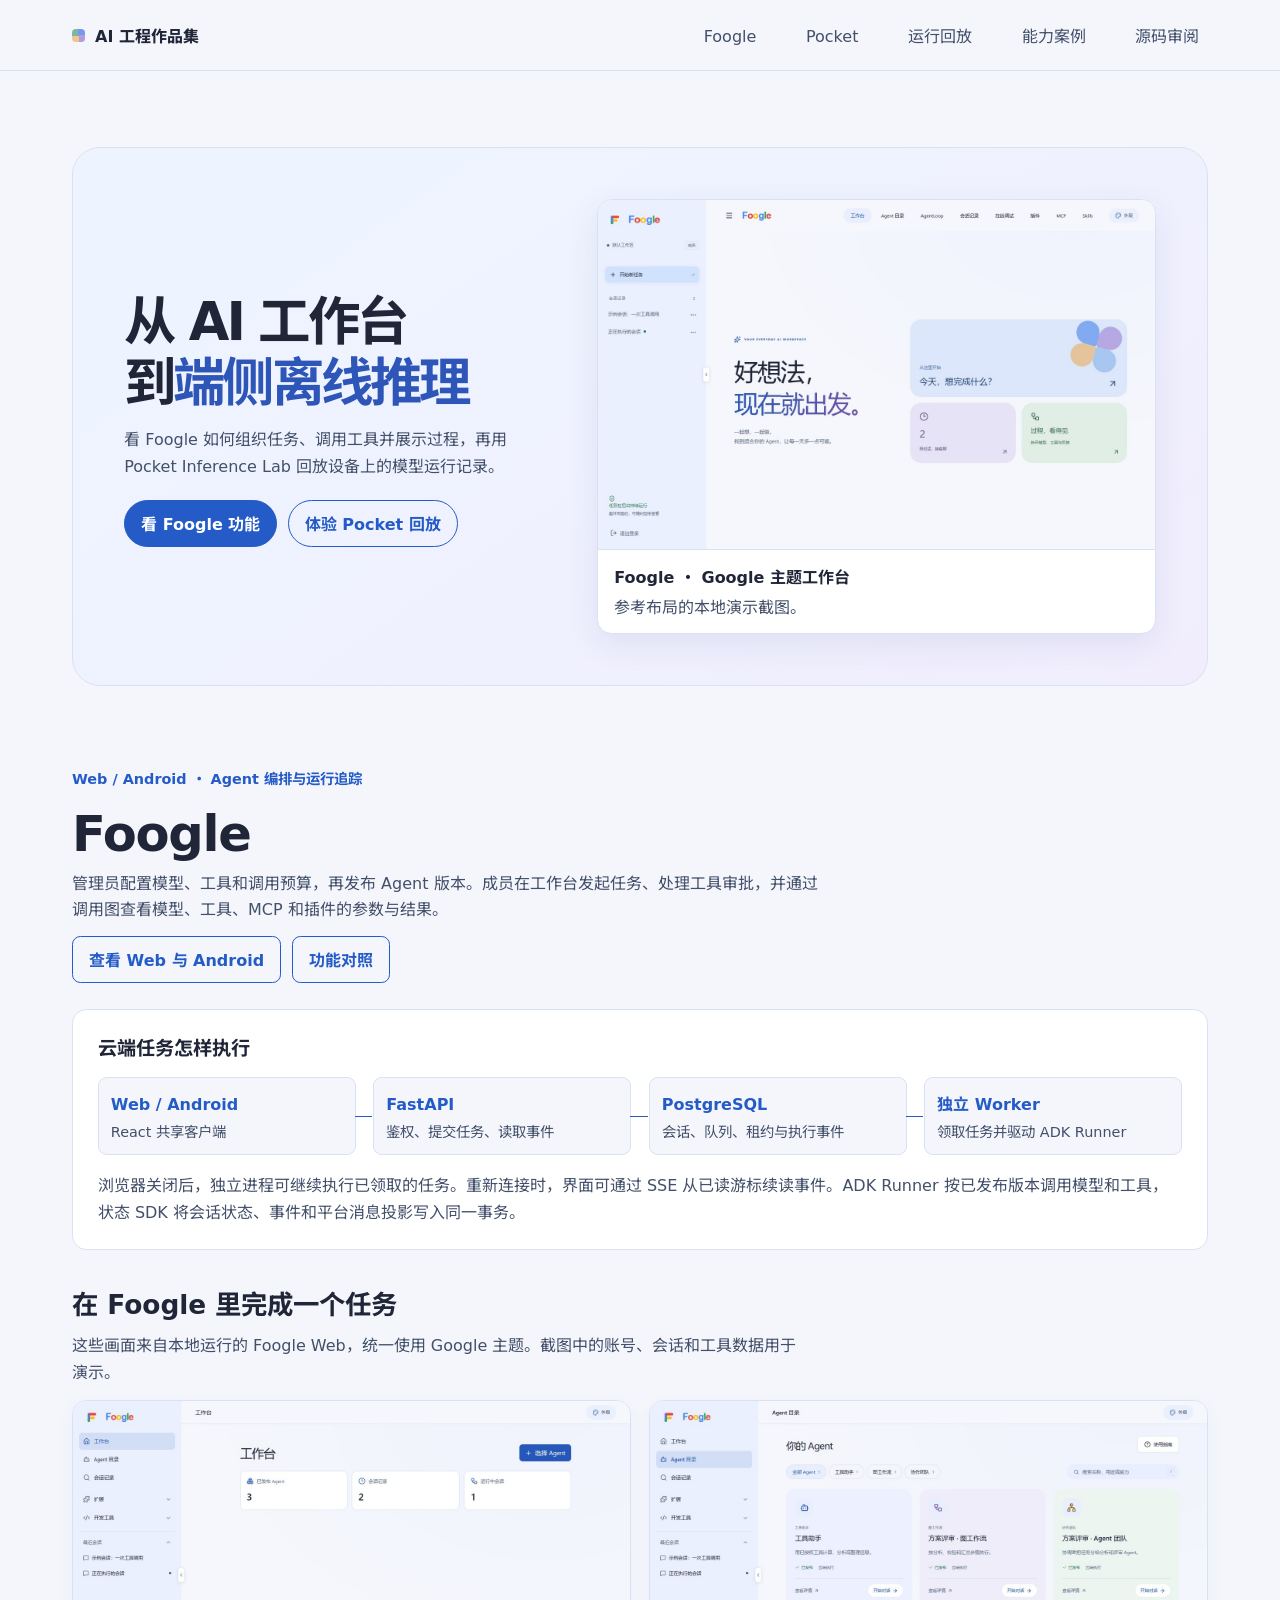
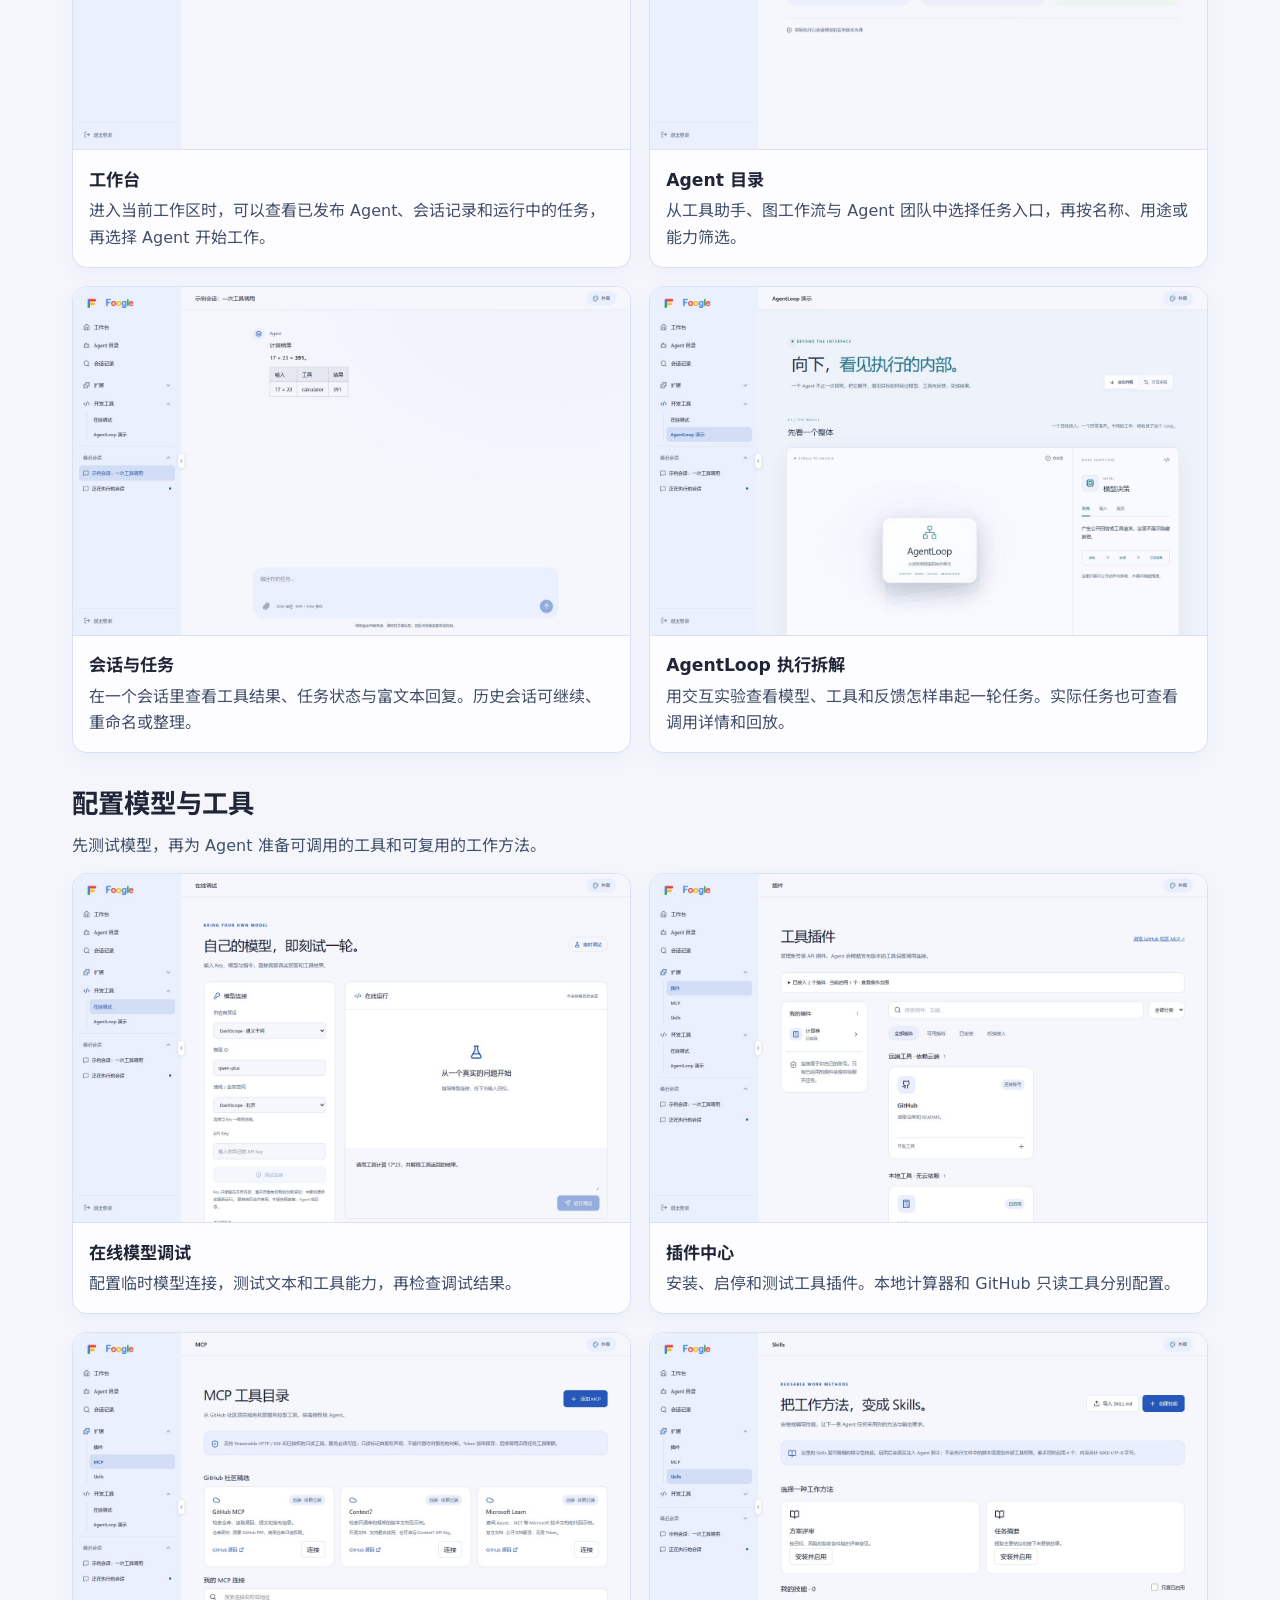
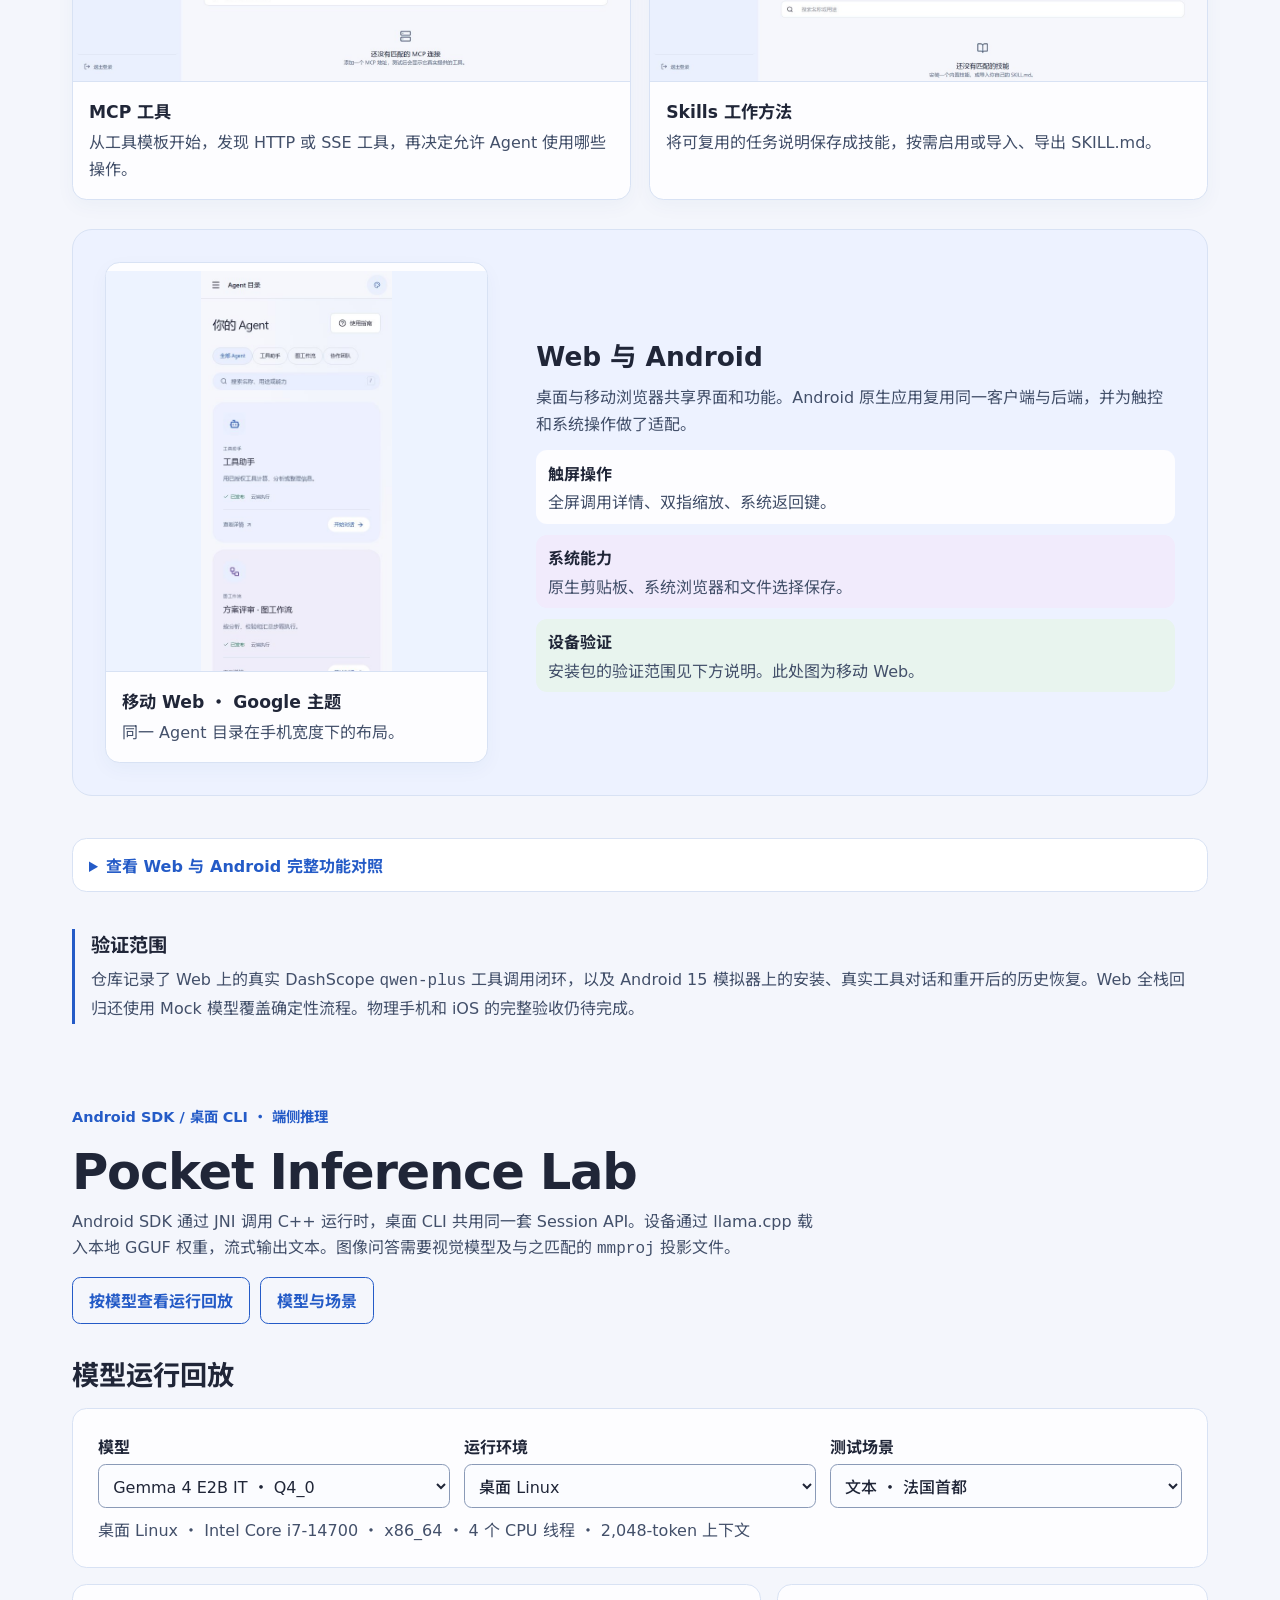
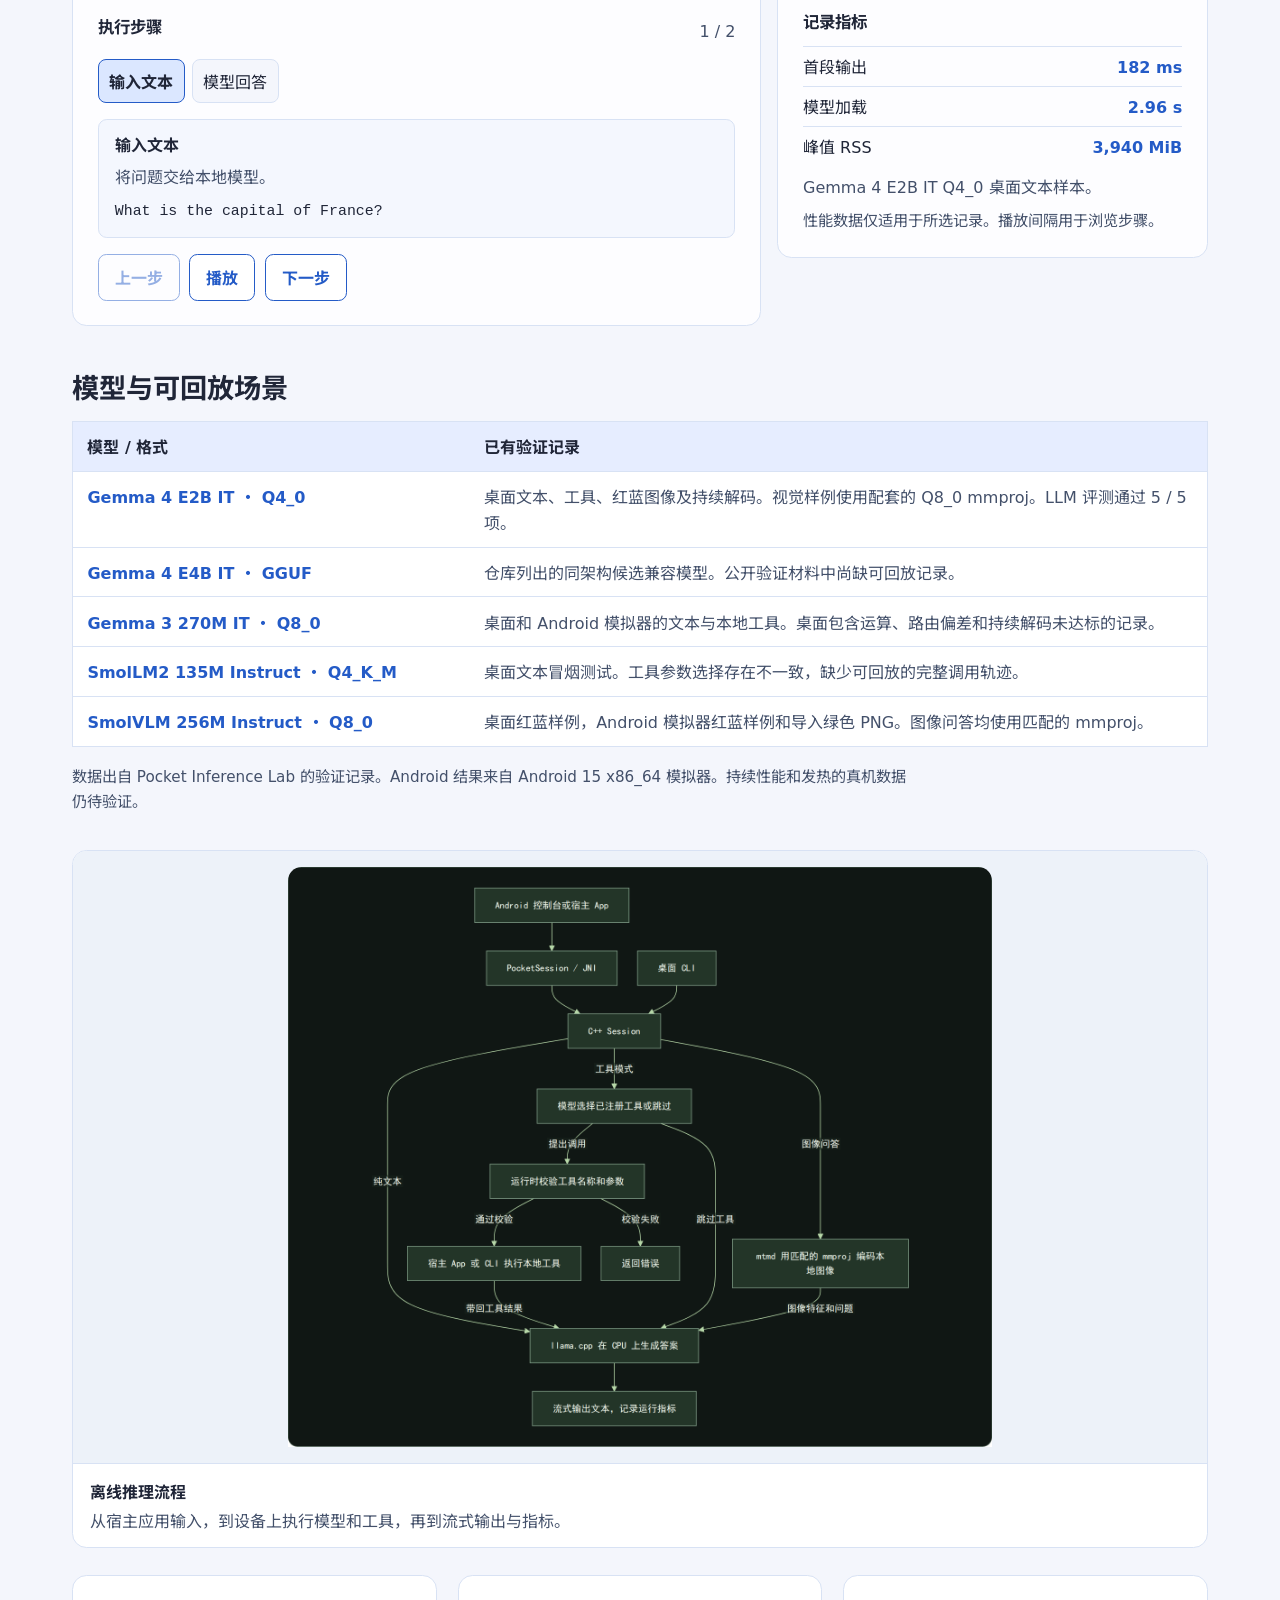
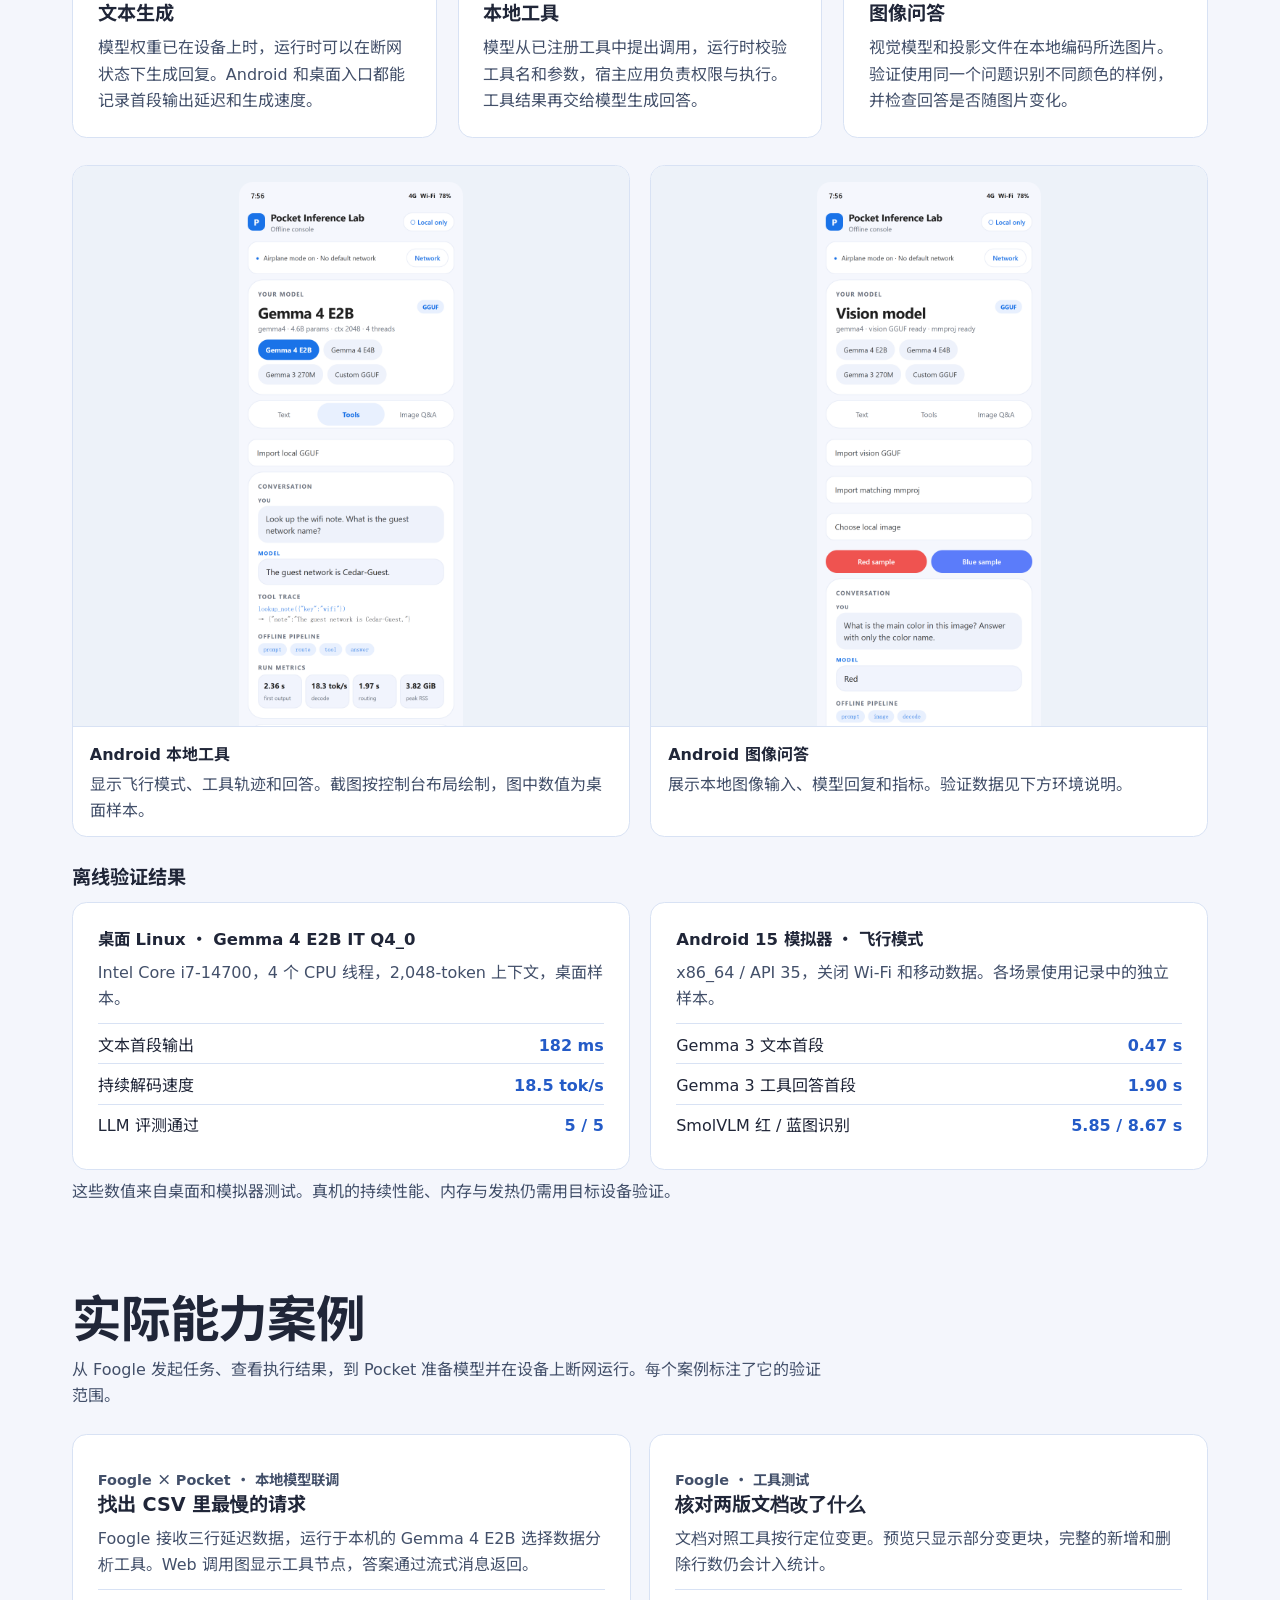
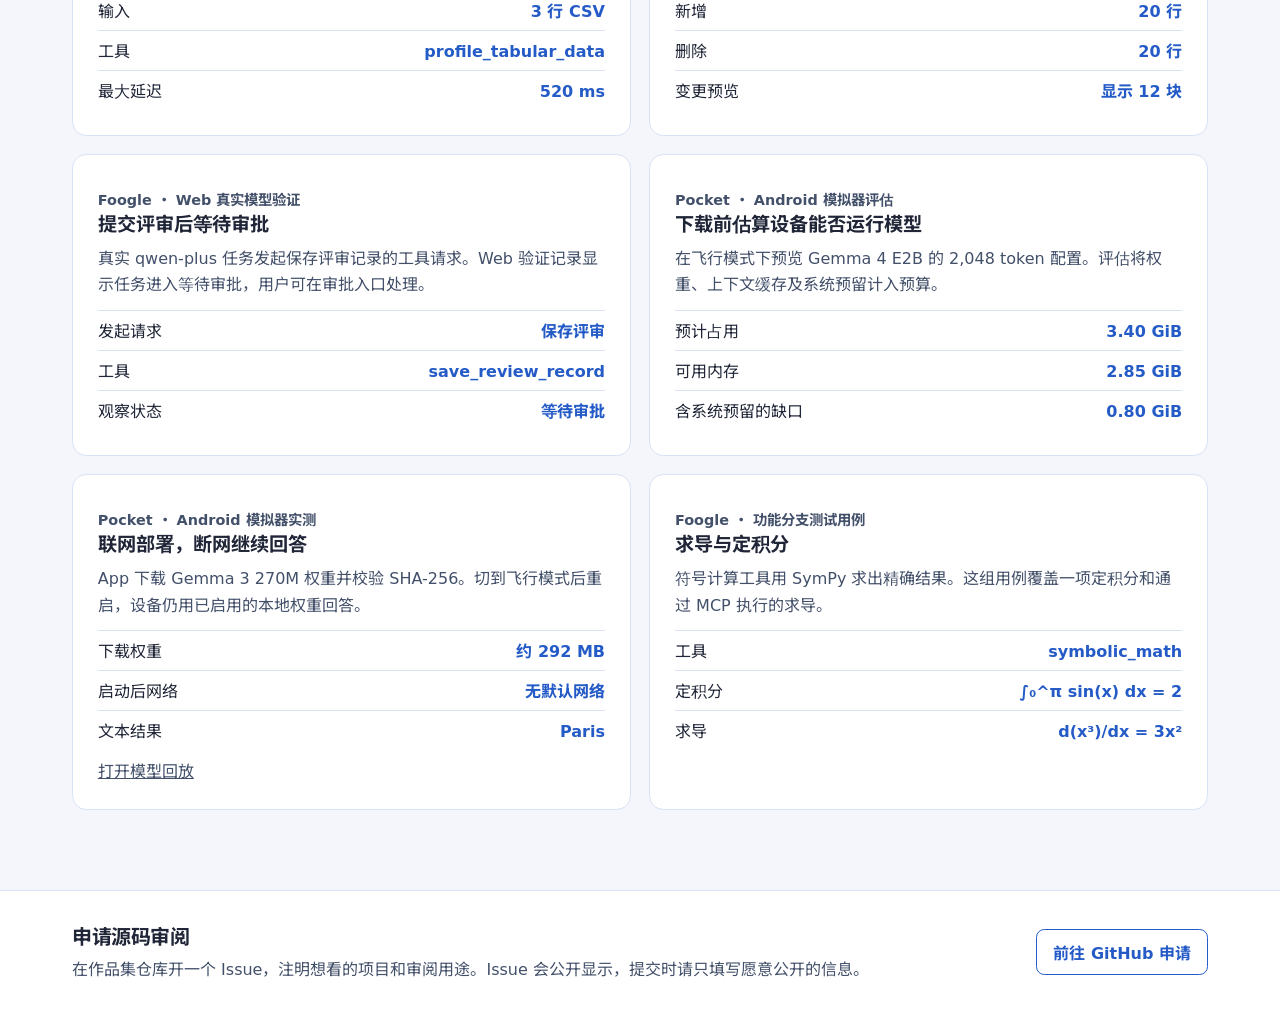
<file: index.html>
<!doctype html>
<html lang="zh-CN">
<head>
    <meta charset="utf-8">
    <meta name="viewport" content="width=device-width, initial-scale=1">
    <meta name="description" content="查看 Foogle Agent 工作台和 Pocket Inference Lab 离线推理运行时的架构、执行轨迹、验证结果与交互回放。">
    <meta name="theme-color" content="#f4f6fc">
    <title>AI 工程作品集 · Foogle 与 Pocket Inference Lab</title>
    <link rel="stylesheet" href="./styles.css">
    <link rel="stylesheet" href="./demos.css">
    <script src="./image-preview.js" defer></script>
    <script src="./pocket/replay-data.js" defer></script>
    <script src="./pocket/demo.js" defer></script>
</head>
<body>
    <a class="skip-link" href="#main">跳到主要内容</a>
    <header class="site-header">
        <div class="shell header-inner">
            <a class="brand" href="#main">AI 工程作品集</a>
            <nav aria-label="页面导航">
                <a href="#foogle">Foogle</a>
                <a href="#pocket">Pocket</a>
                <a href="#runtime">运行回放</a>
                <a href="#integration">能力案例</a>
                <a href="#review">源码审阅</a>
            </nav>
        </div>
    </header>

    <main id="main" class="shell unified-main">
        <section class="hero" aria-labelledby="title">
            <div class="hero-copy">
                <h1 id="title">从 AI 工作台<br>到<span>端侧离线推理</span></h1>
                <p>看 Foogle 如何组织任务、调用工具并展示过程，再用 Pocket Inference Lab 回放设备上的模型运行记录。</p>
                <div class="section-links">
                    <a class="button button-primary" href="#foogle-views">看 Foogle 功能</a>
                    <a class="button" href="#runtime">体验 Pocket 回放</a>
                </div>
            </div>
            <figure class="evidence hero-preview">
                <a class="figure-preview" href="./assets/foogle-google-reference.jpg" data-image-preview>
                    <img src="./assets/foogle-google-reference.jpg" alt="Foogle 的 Google 主题首页，蓝紫渐变标题旁是浅蓝、淡紫和浅绿的工作台入口" width="1440" height="900">
                </a>
                <figcaption><strong>Foogle · Google 主题工作台</strong><span>参考布局的本地演示截图。</span></figcaption>
            </figure>
        </section>

        <section class="section project-section" id="foogle" aria-labelledby="foogle-title">
            <header class="project-heading">
                <p class="project-type">Web / Android · Agent 编排与运行追踪</p>
                <h2 id="foogle-title">Foogle</h2>
                <p>管理员配置模型、工具和调用预算，再发布 Agent 版本。成员在工作台发起任务、处理工具审批，并通过调用图查看模型、工具、MCP 和插件的参数与结果。</p>
                <div class="section-links"><a class="button" href="#foogle-views">查看 Web 与 Android</a><a class="button" href="#capabilities">功能对照</a></div>
            </header>
            <div class="detail-card">
                <h3>云端任务怎样执行</h3>
                <ol class="architecture" aria-label="Foogle 任务执行路径">
                    <li><strong>Web / Android</strong><span>React 共享客户端</span></li>
                    <li><strong>FastAPI</strong><span>鉴权、提交任务、读取事件</span></li>
                    <li><strong>PostgreSQL</strong><span>会话、队列、租约与执行事件</span></li>
                    <li><strong>独立 Worker</strong><span>领取任务并驱动 ADK Runner</span></li>
                </ol>
                <p>浏览器关闭后，独立进程可继续执行已领取的任务。重新连接时，界面可通过 SSE 从已读游标续读事件。ADK Runner 按已发布版本调用模型和工具，状态 SDK 将会话状态、事件和平台消息投影写入同一事务。</p>
            </div>
            <section class="demo-section" id="foogle-views" aria-labelledby="foogle-views-title">
                <div class="section-intro" id="web">
                    <h3 id="foogle-views-title">在 Foogle 里完成一个任务</h3>
                    <p>这些画面来自本地运行的 Foogle Web，统一使用 Google 主题。截图中的账号、会话和工具数据用于演示。</p>
                </div>
                <div class="feature-gallery">
                    <figure class="evidence feature-card">
                        <a class="figure-preview" href="./assets/foogle-google-workspace.jpg" data-image-preview>
                            <img src="./assets/foogle-google-workspace.jpg" alt="当前 Google 主题工作台显示已发布 Agent、会话记录和运行中会话" width="1440" height="900" loading="lazy">
                        </a>
                        <figcaption><strong>工作台</strong><span>进入当前工作区时，可以查看已发布 Agent、会话记录和运行中的任务，再选择 Agent 开始工作。</span></figcaption>
                    </figure>
                    <figure class="evidence feature-card">
                        <a class="figure-preview" href="./assets/foogle-google-agents.jpg" data-image-preview>
                            <img src="./assets/foogle-google-agents.jpg" alt="Google 主题的 Agent 目录及三种模板" width="1440" height="900" loading="lazy">
                        </a>
                        <figcaption><strong>Agent 目录</strong><span>从工具助手、图工作流与 Agent 团队中选择任务入口，再按名称、用途或能力筛选。</span></figcaption>
                    </figure>
                    <figure class="evidence feature-card">
                        <a class="figure-preview" href="./assets/foogle-google-chat.jpg" data-image-preview>
                            <img src="./assets/foogle-google-chat.jpg" alt="Foogle 会话中显示计算结果 391 和表格" width="1440" height="900" loading="lazy">
                        </a>
                        <figcaption><strong>会话与任务</strong><span>在一个会话里查看工具结果、任务状态与富文本回复。历史会话可继续、重命名或整理。</span></figcaption>
                    </figure>
                    <figure class="evidence feature-card">
                        <a class="figure-preview" href="./assets/foogle-google-loop.jpg" data-image-preview>
                            <img src="./assets/foogle-google-loop.jpg" alt="Google 主题的 AgentLoop 实验页" width="1440" height="900" loading="lazy">
                        </a>
                        <figcaption><strong>AgentLoop 执行拆解</strong><span>用交互实验查看模型、工具和反馈怎样串起一轮任务。实际任务也可查看调用详情和回放。</span></figcaption>
                    </figure>
                </div>
                <div class="section-intro secondary-heading"><h3>配置模型与工具</h3><p>先测试模型，再为 Agent 准备可调用的工具和可复用的工作方法。</p></div>
                <div class="feature-gallery feature-gallery-extensions">
                    <figure class="evidence feature-card">
                        <a class="figure-preview" href="./assets/foogle-google-playground.jpg" data-image-preview>
                            <img src="./assets/foogle-google-playground.jpg" alt="Foogle 在线调试页显示模型和参数配置" width="1440" height="900" loading="lazy">
                        </a>
                        <figcaption><strong>在线模型调试</strong><span>配置临时模型连接，测试文本和工具能力，再检查调试结果。</span></figcaption>
                    </figure>
                    <figure class="evidence feature-card">
                        <a class="figure-preview" href="./assets/foogle-google-plugins.jpg" data-image-preview>
                            <img src="./assets/foogle-google-plugins.jpg" alt="插件中心显示计算器和 GitHub 插件" width="1440" height="900" loading="lazy">
                        </a>
                        <figcaption><strong>插件中心</strong><span>安装、启停和测试工具插件。本地计算器和 GitHub 只读工具分别配置。</span></figcaption>
                    </figure>
                    <figure class="evidence feature-card">
                        <a class="figure-preview" href="./assets/foogle-google-mcp.jpg" data-image-preview>
                            <img src="./assets/foogle-google-mcp.jpg" alt="MCP 工具目录与可选连接模板" width="1440" height="900" loading="lazy">
                        </a>
                        <figcaption><strong>MCP 工具</strong><span>从工具模板开始，发现 HTTP 或 SSE 工具，再决定允许 Agent 使用哪些操作。</span></figcaption>
                    </figure>
                    <figure class="evidence feature-card">
                        <a class="figure-preview" href="./assets/foogle-google-skills.jpg" data-image-preview>
                            <img src="./assets/foogle-google-skills.jpg" alt="Skills 中心显示技能管理界面" width="1440" height="900" loading="lazy">
                        </a>
                        <figcaption><strong>Skills 工作方法</strong><span>将可复用的任务说明保存成技能，按需启用或导入、导出 SKILL.md。</span></figcaption>
                    </figure>
                </div>
                <div class="mobile-showcase" id="android">
                    <figure class="evidence feature-card phone-showcase">
                        <a class="figure-preview" href="./assets/foogle-google-mobile.jpg" data-image-preview>
                            <img src="./assets/foogle-google-mobile.jpg" alt="手机浏览器中的 Google 主题 Agent 目录" width="412" height="860" loading="lazy">
                        </a>
                        <figcaption><strong>移动 Web · Google 主题</strong><span>同一 Agent 目录在手机宽度下的布局。</span></figcaption>
                    </figure>
                    <div class="platform-copy">
                        <h3>Web 与 Android</h3>
                        <p>桌面与移动浏览器共享界面和功能。Android 原生应用复用同一客户端与后端，并为触控和系统操作做了适配。</p>
                        <ul class="native-features">
                            <li><strong>触屏操作</strong><span>全屏调用详情、双指缩放、系统返回键。</span></li>
                            <li><strong>系统能力</strong><span>原生剪贴板、系统浏览器和文件选择保存。</span></li>
                            <li><strong>设备验证</strong><span>安装包的验证范围见下方说明。此处图为移动 Web。</span></li>
                        </ul>
                    </div>
                </div>
            </section>
            <section class="demo-section" id="capabilities" aria-labelledby="capabilities-title">
                <details class="capability-details">
                    <summary id="capabilities-title">查看 Web 与 Android 完整功能对照</summary>
                    <div class="capability-content">
                        <p>仓库当前能力清单中的 10 个模块在两端均已开启。下方也列出基础工作台和管理功能，并标明各端的操作差异与验收边界。</p>
                        <table class="capability-table">
                            <thead><tr><th scope="col">功能</th><th scope="col">Web</th><th scope="col">Android</th></tr></thead>
                            <tbody>
                                <tr><th scope="row">Agent 与会话</th><td>从目录使用工具助手、图工作流或 Agent 团队，浏览会话和任务记录。</td><td>共用已发布 Agent 和账号记录。支持新建、打开和删除会话。</td></tr>
                                <tr><th scope="row">流式聊天与审批</th><td>流式回复、任务状态、待审批工具、TXT / Markdown 附件与任务产物。</td><td>支持相同任务流程，使用系统文件选择界面。跨端审批仍需专项设备验收。</td></tr>
                                <tr><th scope="row">富文本消息</th><td>Markdown、公式、代码、表格、引用和脚注。</td><td>表格可横滑，代码用原生剪贴板复制，外链交给系统浏览器。</td></tr>
                                <tr><th scope="row">会话命名</th><td>手动重命名或请求模型自动命名，历史和侧栏同步。</td><td>同一命名接口。安装包已验证命名、失败重试及系统返回键。</td></tr>
                                <tr><th scope="row">动态调用图</th><td>模型、工具、MCP、插件节点，支持筛选、布局保存、全屏和单轮详情。</td><td>默认纵向排列，轻点打开全屏节点详情，系统返回键逐层关闭。</td></tr>
                                <tr><th scope="row">画布操作</th><td>拖动节点、平移、缩放和适应视图。拖动调整显示位置。</td><td>触控拖动、双指缩放、横竖屏与全屏切换，保留布局。</td></tr>
                                <tr><th scope="row">AgentLoop 拆解与回放</th><td>跟随实时事件，历史回放支持暂停、定位和调速。</td><td>复用回放控件，支持全屏。新增的实时与回放切换仍待新版 APK 复验。</td></tr>
                                <tr><th scope="row">在线模型调试</th><td>使用临时密钥测试 Gemini、DashScope 或自定义接口，查看流式和工具结果。</td><td>支持同一调试协议，切后台清空临时密钥，键盘避让输入区。</td></tr>
                                <tr><th scope="row">插件中心</th><td>搜索、安装、更新连接和启停插件，提供 GitHub 只读连接。</td><td>共用账号和插件配置，切后台清除未保存的凭据。</td></tr>
                                <tr><th scope="row">MCP 中心</th><td>新增连接，发现 HTTP / SSE 工具，逐项授权并查看轨迹。</td><td>共用连接和授权。表单适配触屏，切后台清除未保存的 Token。</td></tr>
                                <tr><th scope="row">Skills 中心</th><td>创建、编辑、启停和导入导出 SKILL.md。</td><td>从系统文件选择器导入，通过系统保存窗口导出 Markdown。</td></tr>
                                <tr><th scope="row">Google 登录与绑定</th><td>已配置 OAuth 时可登录或绑定 Google 账号，进入原工作区。</td><td>使用系统账号选择器，需登记签名并配置 HTTPS 后端。真实 Google 授权仍待设备验收。</td></tr>
                                <tr><th scope="row">管理员工作台</th><td>配置、探测模型连接，设置工具与预算，发布 Agent 版本并查看审计。</td><td>共用管理 API，管理列表适配单列，表单和详情采用全屏布局。</td></tr>
                                <tr><th scope="row">本地模型与离线问答</th><td>连接 API 所在机器上的模型服务，用于服务器侧 Agent 推理。</td><td>带 Pocket SDK 的离线安装包可导入 GGUF，在设备上进行离线问答。</td></tr>
                            </tbody>
                        </table>
                        <p class="demo-note">功能口径来自 Foogle 的 Web / Android 平台清单和验证记录。界面证据包含协议夹具与 Android 模拟器测试，真实模型验证与设备覆盖按各项记录说明。</p>
                    </div>
                </details>
            </section>
            <div class="verification-note">
                <h3>验证范围</h3>
                <p>仓库记录了 Web 上的真实 DashScope <code>qwen-plus</code> 工具调用闭环，以及 Android 15 模拟器上的安装、真实工具对话和重开后的历史恢复。Web 全栈回归还使用 Mock 模型覆盖确定性流程。物理手机和 iOS 的完整验收仍待完成。</p>
            </div>
        </section>

        <section class="section project-section" id="pocket" aria-labelledby="pocket-title">
            <header class="project-heading">
                <p class="project-type">Android SDK / 桌面 CLI · 端侧推理</p>
                <h2 id="pocket-title">Pocket Inference Lab</h2>
                <p>Android SDK 通过 JNI 调用 C++ 运行时，桌面 CLI 共用同一套 Session API。设备通过 llama.cpp 载入本地 GGUF 权重，流式输出文本。图像问答需要视觉模型及与之匹配的 <code>mmproj</code> 投影文件。</p>
                <div class="section-links"><a class="button" href="#runtime">按模型查看运行回放</a><a class="button" href="#models">模型与场景</a></div>
            </header>
            <section id="runtime" class="demo-section replay" aria-labelledby="replay-title">
                <h3 id="replay-title">模型运行回放</h3>
                <noscript><p>启用 JavaScript 后可切换样例和播放步骤。</p></noscript>
                <div class="detail-card" id="replay-controls" hidden>
                    <div class="replay-selects">
                        <label>模型<select id="model"></select></label>
                        <label>运行环境<select id="environment"></select></label>
                        <label>测试场景<select id="scenario"></select></label>
                    </div>
                    <p id="environment-details"></p>
                    <p id="no-record" role="status" hidden></p>
                </div>
                <div class="replay-layout" id="run" hidden>
                    <section class="detail-card replay-steps" aria-labelledby="steps-title">
                        <div class="replay-step-heading">
                            <h4 id="steps-title">执行步骤</h4><p id="step-count"></p>
                        </div>
                        <ol id="steps" class="replay-timeline"></ol>
                        <div id="frame" class="replay-frame" aria-live="polite">
                            <h4 id="frame-title"></h4>
                            <p id="frame-detail"></p>
                            <div id="image-sample" hidden><span id="sample-color" aria-hidden="true"></span><span id="sample-name"></span></div>
                            <pre id="trace-output"></pre>
                        </div>
                        <div class="replay-actions">
                            <button type="button" class="button" id="previous">上一步</button>
                            <button type="button" class="button" id="play">播放</button>
                            <button type="button" class="button" id="next">下一步</button>
                        </div>
                    </section>
                    <aside class="detail-card replay-metrics" aria-labelledby="metrics-title">
                        <h4 id="metrics-title">记录指标</h4>
                        <dl id="metrics" class="measurements"></dl>
                        <p id="record-note"></p>
                        <p class="demo-note">性能数据仅适用于所选记录。播放间隔用于浏览步骤。</p>
                    </aside>
                </div>
            </section>
            <section id="models" class="demo-section" aria-labelledby="models-title">
                <h3 id="models-title">模型与可回放场景</h3>
                <table class="capability-table coverage-table">
                    <thead><tr><th scope="col">模型 / 格式</th><th scope="col">已有验证记录</th></tr></thead>
                    <tbody>
                        <tr><th scope="row">Gemma 4 E2B IT · Q4_0</th><td>桌面文本、工具、红蓝图像及持续解码。视觉样例使用配套的 Q8_0 mmproj。LLM 评测通过 5 / 5 项。</td></tr>
                        <tr><th scope="row">Gemma 4 E4B IT · GGUF</th><td>仓库列出的同架构候选兼容模型。公开验证材料中尚缺可回放记录。</td></tr>
                        <tr><th scope="row">Gemma 3 270M IT · Q8_0</th><td>桌面和 Android 模拟器的文本与本地工具。桌面包含运算、路由偏差和持续解码未达标的记录。</td></tr>
                        <tr><th scope="row">SmolLM2 135M Instruct · Q4_K_M</th><td>桌面文本冒烟测试。工具参数选择存在不一致，缺少可回放的完整调用轨迹。</td></tr>
                        <tr><th scope="row">SmolVLM 256M Instruct · Q8_0</th><td>桌面红蓝样例，Android 模拟器红蓝样例和导入绿色 PNG。图像问答均使用匹配的 mmproj。</td></tr>
                    </tbody>
                </table>
                <p class="demo-note">数据出自 Pocket Inference Lab 的验证记录。Android 结果来自 Android 15 x86_64 模拟器。持续性能和发热的真机数据仍待验证。</p>
            </section>
            <figure class="evidence architecture-figure">
                <a class="figure-preview" href="./assets/pocket-offline-flow.png" data-image-preview>
                    <img src="./assets/pocket-offline-flow.png" alt="离线推理流程示意图，Android 和桌面入口共用 C++ Session，分别执行纯文本、工具调用与图像问答" width="1560" height="1286" loading="lazy">
                </a>
                <figcaption><strong>离线推理流程</strong><span>从宿主应用输入，到设备上执行模型和工具，再到流式输出与指标。</span></figcaption>
            </figure>
            <div class="capabilities">
                <section class="detail-card">
                    <h3>文本生成</h3>
                    <p>模型权重已在设备上时，运行时可以在断网状态下生成回复。Android 和桌面入口都能记录首段输出延迟和生成速度。</p>
                </section>
                <section class="detail-card">
                    <h3>本地工具</h3>
                    <p>模型从已注册工具中提出调用，运行时校验工具名和参数，宿主应用负责权限与执行。工具结果再交给模型生成回答。</p>
                </section>
                <section class="detail-card">
                    <h3>图像问答</h3>
                    <p>视觉模型和投影文件在本地编码所选图片。验证使用同一个问题识别不同颜色的样例，并检查回答是否随图片变化。</p>
                </section>
            </div>
            <div class="evidence-grid">
                <figure class="evidence">
                    <a class="figure-preview figure-phone" href="./assets/pocket-android-tools.png" data-image-preview>
                        <img src="./assets/pocket-android-tools.png" alt="Android 控制台界面示意，展示飞行模式、lookup_note 调用和 Cedar-Guest 文本结果" width="1236" height="3000" loading="lazy">
                    </a>
                    <figcaption><strong>Android 本地工具</strong><span>显示飞行模式、工具轨迹和回答。截图按控制台布局绘制，图中数值为桌面样本。</span></figcaption>
                </figure>
                <figure class="evidence">
                    <a class="figure-preview figure-phone" href="./assets/pocket-android-image.png" data-image-preview>
                        <img src="./assets/pocket-android-image.png" alt="Android 控制台界面示意，展示选中的本地图像、图像问答回复和运行指标" width="1236" height="3000" loading="lazy">
                    </a>
                    <figcaption><strong>Android 图像问答</strong><span>展示本地图像输入、模型回复和指标。验证数据见下方环境说明。</span></figcaption>
                </figure>
            </div>
            <div class="validation">
                <h3>离线验证结果</h3>
                <div class="validation-grid">
                    <div class="detail-card">
                        <h4>桌面 Linux · Gemma 4 E2B IT Q4_0</h4>
                        <p>Intel Core i7-14700，4 个 CPU 线程，2,048-token 上下文，桌面样本。</p>
                        <dl class="measurements">
                            <div><dt>文本首段输出</dt><dd>182 ms</dd></div>
                            <div><dt>持续解码速度</dt><dd>18.5 tok/s</dd></div>
                            <div><dt>LLM 评测通过</dt><dd>5 / 5</dd></div>
                        </dl>
                    </div>
                    <div class="detail-card">
                        <h4>Android 15 模拟器 · 飞行模式</h4>
                        <p>x86_64 / API 35，关闭 Wi-Fi 和移动数据。各场景使用记录中的独立样本。</p>
                        <dl class="measurements">
                            <div><dt>Gemma 3 文本首段</dt><dd>0.47 s</dd></div>
                            <div><dt>Gemma 3 工具回答首段</dt><dd>1.90 s</dd></div>
                            <div><dt>SmolVLM 红 / 蓝图识别</dt><dd>5.85 / 8.67 s</dd></div>
                        </dl>
                    </div>
                </div>
                <p>这些数值来自桌面和模拟器测试。真机的持续性能、内存与发热仍需用目标设备验证。</p>
            </div>
        </section>

        <section class="section project-section" id="integration" aria-labelledby="integration-title">
            <header class="project-heading">
                <h2 id="integration-title">实际能力案例</h2>
                <p>从 Foogle 发起任务、查看执行结果，到 Pocket 准备模型并在设备上断网运行。每个案例标注了它的验证范围。</p>
            </header>
            <div class="feature-gallery">
                <article class="detail-card" id="case-csv" aria-labelledby="case-csv-title">
                    <p class="project-type">Foogle × Pocket · 本地模型联调</p>
                    <h3 id="case-csv-title">找出 CSV 里最慢的请求</h3>
                    <p>Foogle 接收三行延迟数据，运行于本机的 Gemma 4 E2B 选择数据分析工具。Web 调用图显示工具节点，答案通过流式消息返回。</p>
                    <dl class="measurements">
                        <div><dt>输入</dt><dd>3 行 CSV</dd></div>
                        <div><dt>工具</dt><dd>profile_tabular_data</dd></div>
                        <div><dt>最大延迟</dt><dd>520 ms</dd></div>
                    </dl>
                </article>
                <article class="detail-card" id="case-diff" aria-labelledby="case-diff-title">
                    <p class="project-type">Foogle · 工具测试</p>
                    <h3 id="case-diff-title">核对两版文档改了什么</h3>
                    <p>文档对照工具按行定位变更。预览只显示部分变更块，完整的新增和删除行数仍会计入统计。</p>
                    <dl class="measurements">
                        <div><dt>新增</dt><dd>20 行</dd></div>
                        <div><dt>删除</dt><dd>20 行</dd></div>
                        <div><dt>变更预览</dt><dd>显示 12 块</dd></div>
                    </dl>
                </article>
                <article class="detail-card" id="case-approval" aria-labelledby="case-approval-title">
                    <p class="project-type">Foogle · Web 真实模型验证</p>
                    <h3 id="case-approval-title">提交评审后等待审批</h3>
                    <p>真实 qwen-plus 任务发起保存评审记录的工具请求。Web 验证记录显示任务进入等待审批，用户可在审批入口处理。</p>
                    <dl class="measurements">
                        <div><dt>发起请求</dt><dd>保存评审</dd></div>
                        <div><dt>工具</dt><dd>save_review_record</dd></div>
                        <div><dt>观察状态</dt><dd>等待审批</dd></div>
                    </dl>
                </article>
                <article class="detail-card" id="case-device" aria-labelledby="case-device-title">
                    <p class="project-type">Pocket · Android 模拟器评估</p>
                    <h3 id="case-device-title">下载前估算设备能否运行模型</h3>
                    <p>在飞行模式下预览 Gemma 4 E2B 的 2,048 token 配置。评估将权重、上下文缓存及系统预留计入预算。</p>
                    <dl class="measurements">
                        <div><dt>预计占用</dt><dd>3.40 GiB</dd></div>
                        <div><dt>可用内存</dt><dd>2.85 GiB</dd></div>
                        <div><dt>含系统预留的缺口</dt><dd>0.80 GiB</dd></div>
                    </dl>
                </article>
                <article class="detail-card" id="case-offline" aria-labelledby="case-offline-title">
                    <p class="project-type">Pocket · Android 模拟器实测</p>
                    <h3 id="case-offline-title">联网部署，断网继续回答</h3>
                    <p>App 下载 Gemma 3 270M 权重并校验 SHA-256。切到飞行模式后重启，设备仍用已启用的本地权重回答。</p>
                    <dl class="measurements">
                        <div><dt>下载权重</dt><dd>约 292 MB</dd></div>
                        <div><dt>启动后网络</dt><dd>无默认网络</dd></div>
                        <div><dt>文本结果</dt><dd>Paris</dd></div>
                    </dl>
                    <p><a href="#runtime">打开模型回放</a></p>
                </article>
                <article class="detail-card" id="case-math" aria-labelledby="case-math-title">
                    <p class="project-type">Foogle · 功能分支测试用例</p>
                    <h3 id="case-math-title">求导与定积分</h3>
                    <p>符号计算工具用 SymPy 求出精确结果。这组用例覆盖一项定积分和通过 MCP 执行的求导。</p>
                    <dl class="measurements">
                        <div><dt>工具</dt><dd>symbolic_math</dd></div>
                        <div><dt>定积分</dt><dd>∫₀^π sin(x) dx = 2</dd></div>
                        <div><dt>求导</dt><dd>d(x³)/dx = 3x²</dd></div>
                    </dl>
                </article>
            </div>
        </section>
    </main>

    <footer class="site-footer" id="review">
        <div class="shell footer-inner">
            <div>
                <h2>申请源码审阅</h2>
                <p>在作品集仓库开一个 Issue，注明想看的项目和审阅用途。Issue 会公开显示，提交时请只填写愿意公开的信息。</p>
            </div>
            <a class="button" href="https://github.com/Advance-Technology-of-Business-AI-Lab/portfolio/issues/new?title=%E6%BA%90%E7%A0%81%E5%AE%A1%E9%98%85%E7%94%B3%E8%AF%B7">前往 GitHub 申请</a>
        </div>
    </footer>

    <dialog class="image-viewer" aria-labelledby="image-viewer-title">
        <div class="image-viewer-window">
            <header class="image-viewer-header">
                <h2 id="image-viewer-title">图片预览</h2>
                <button class="button" type="button" autofocus>关闭图片</button>
            </header>
            <div class="image-viewer-stage"><img alt=""></div>
        </div>
    </dialog>
</body>
</html>
</file>
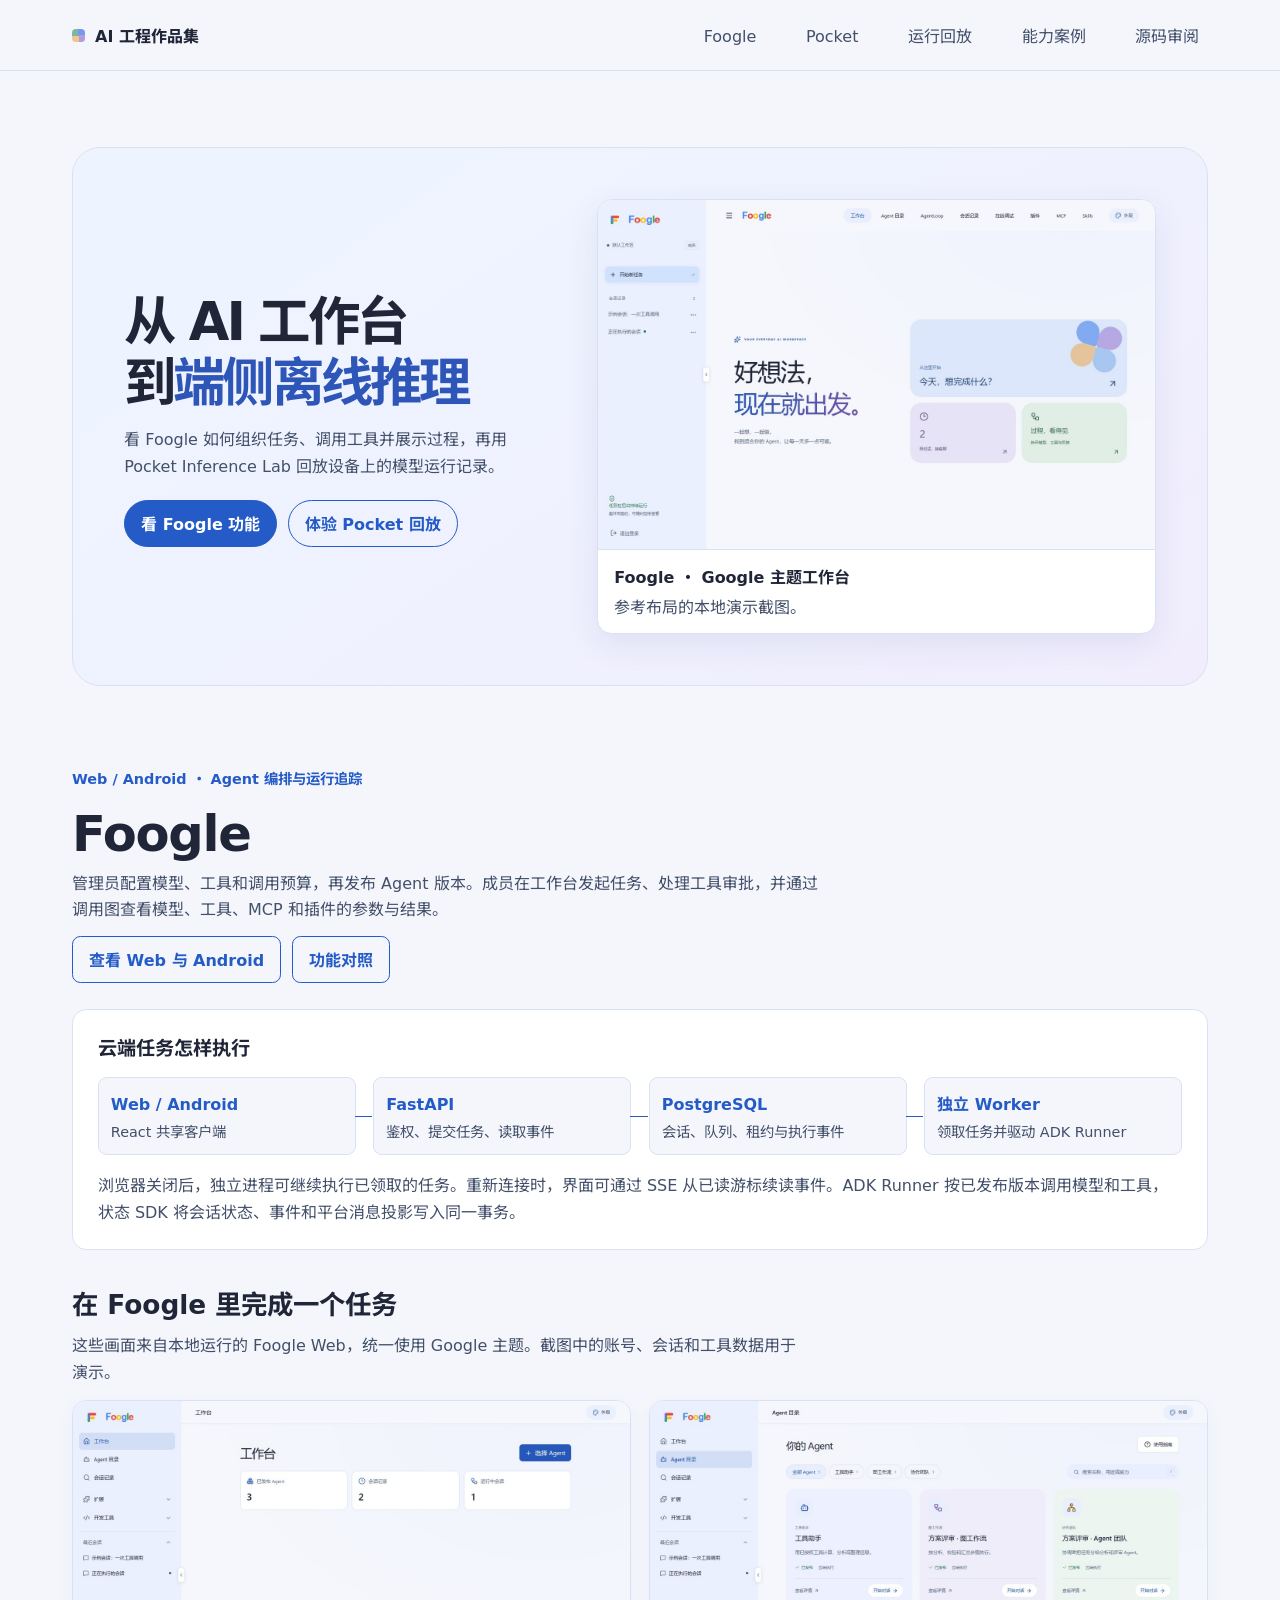
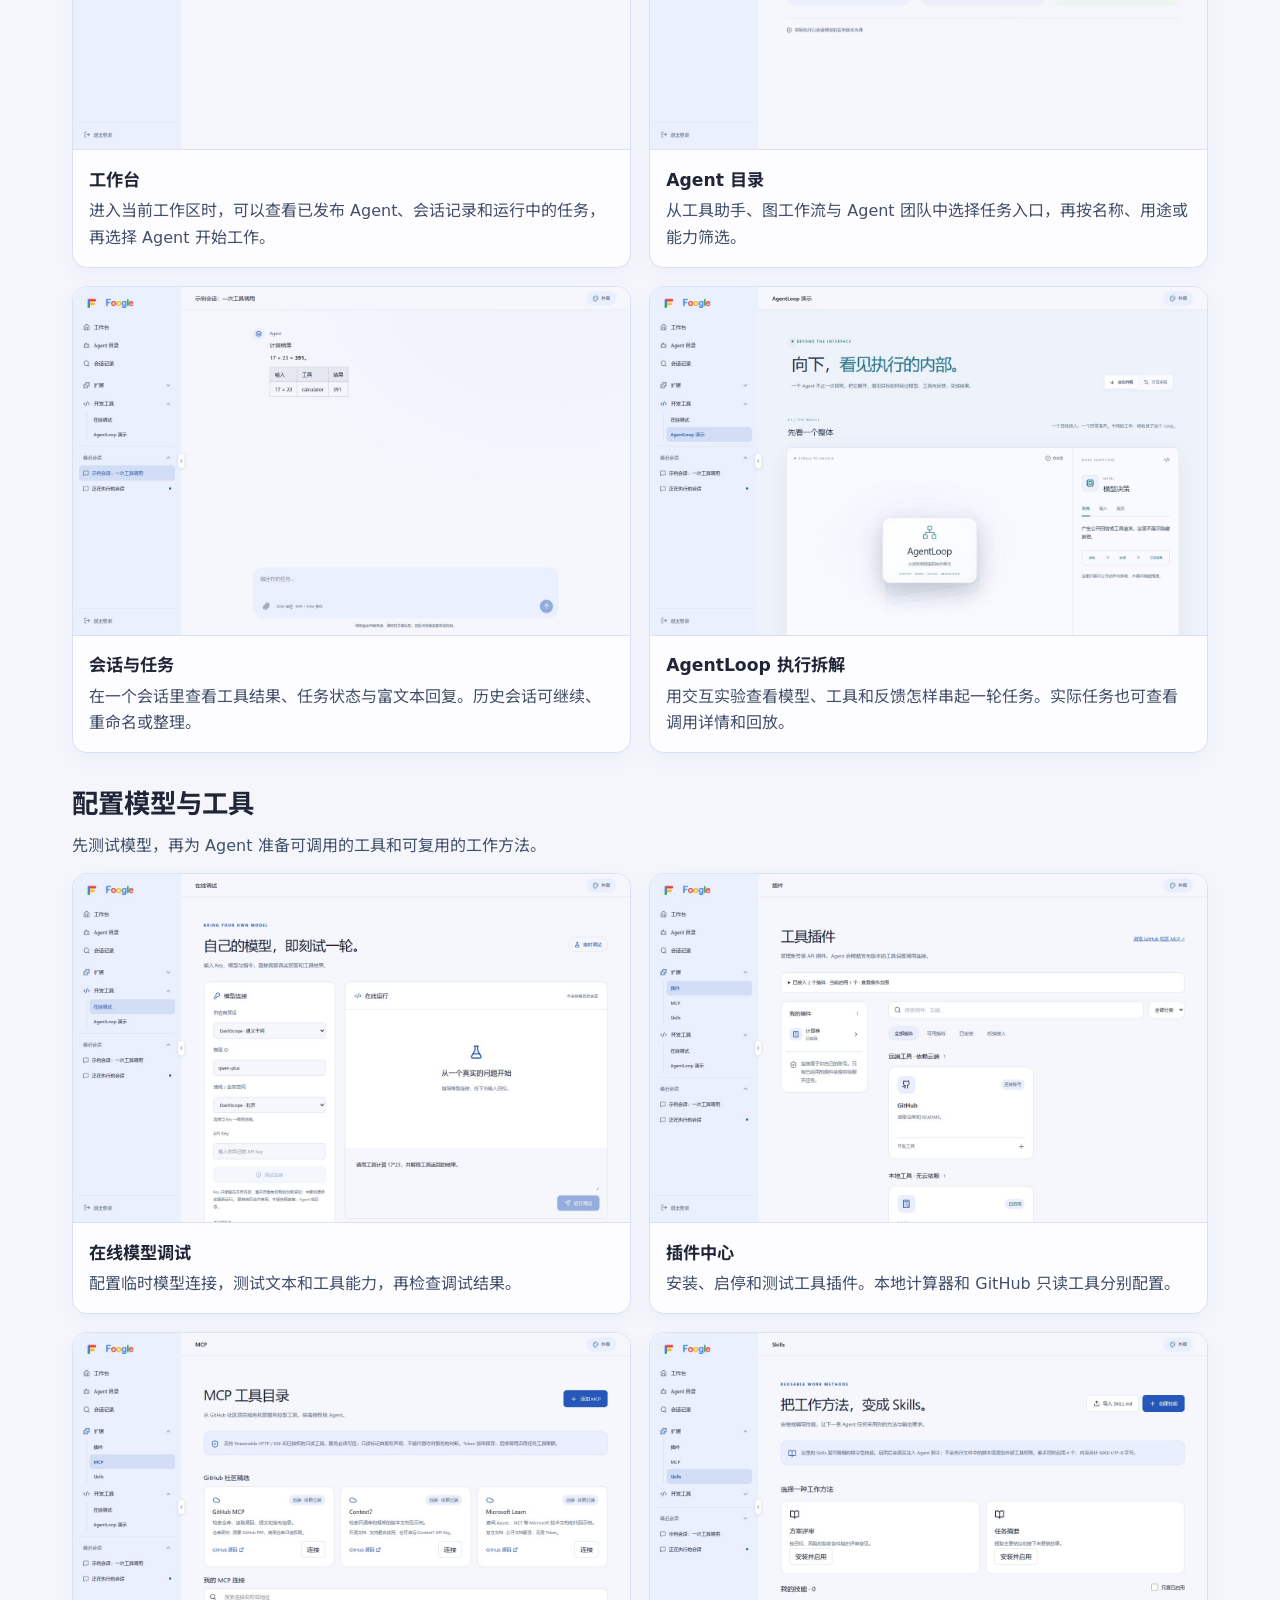
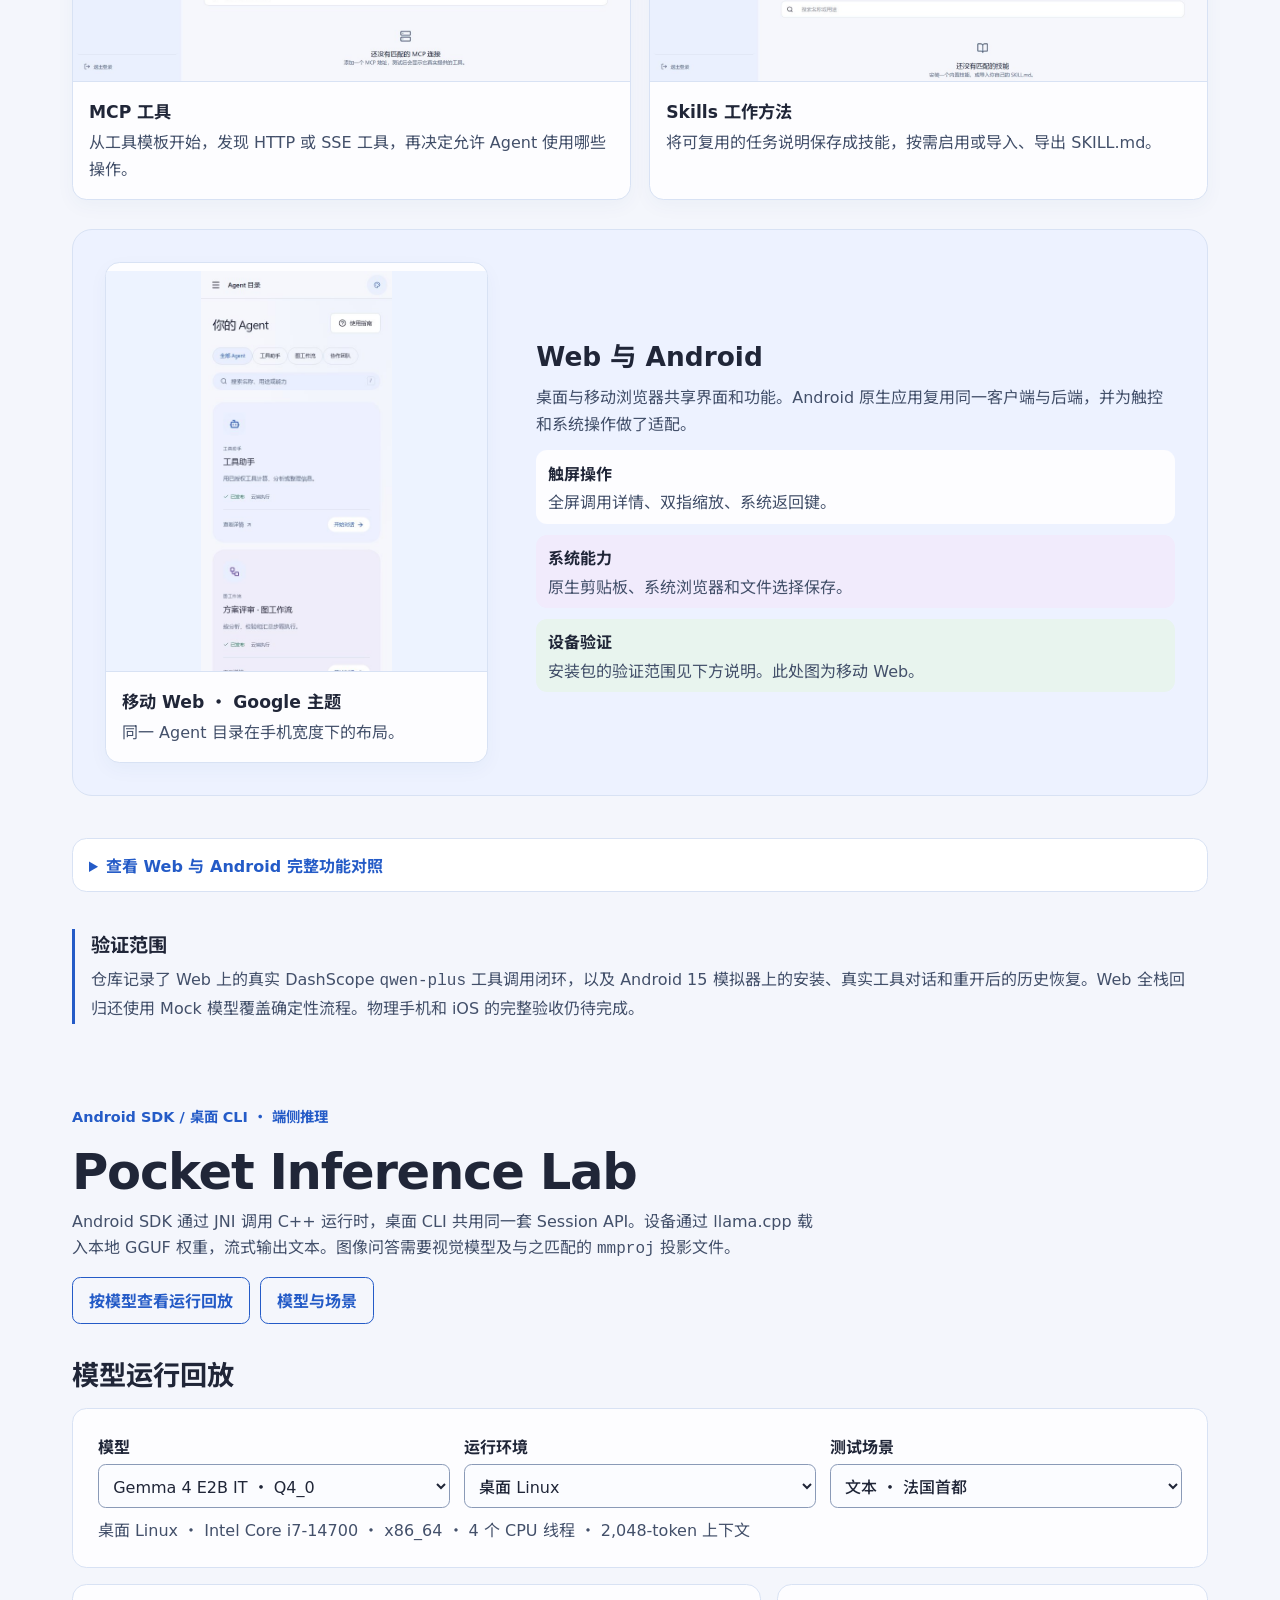
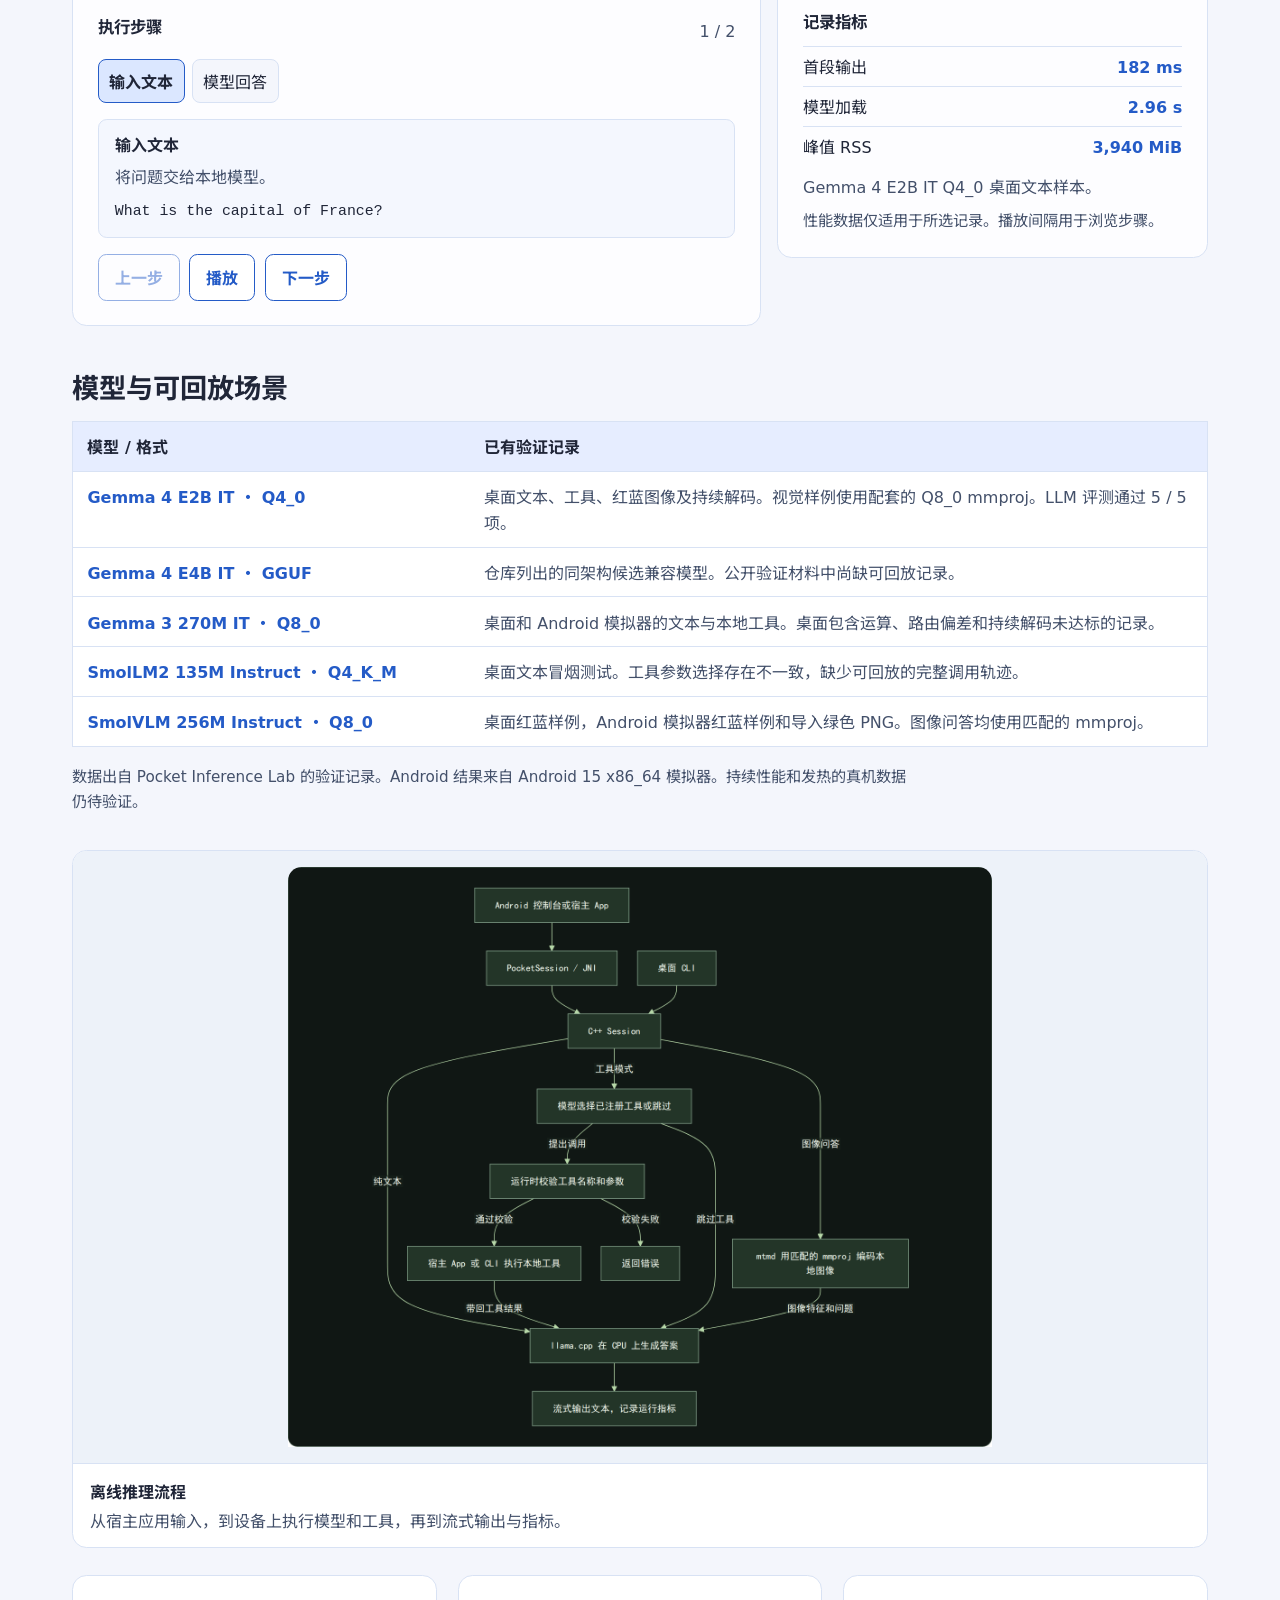
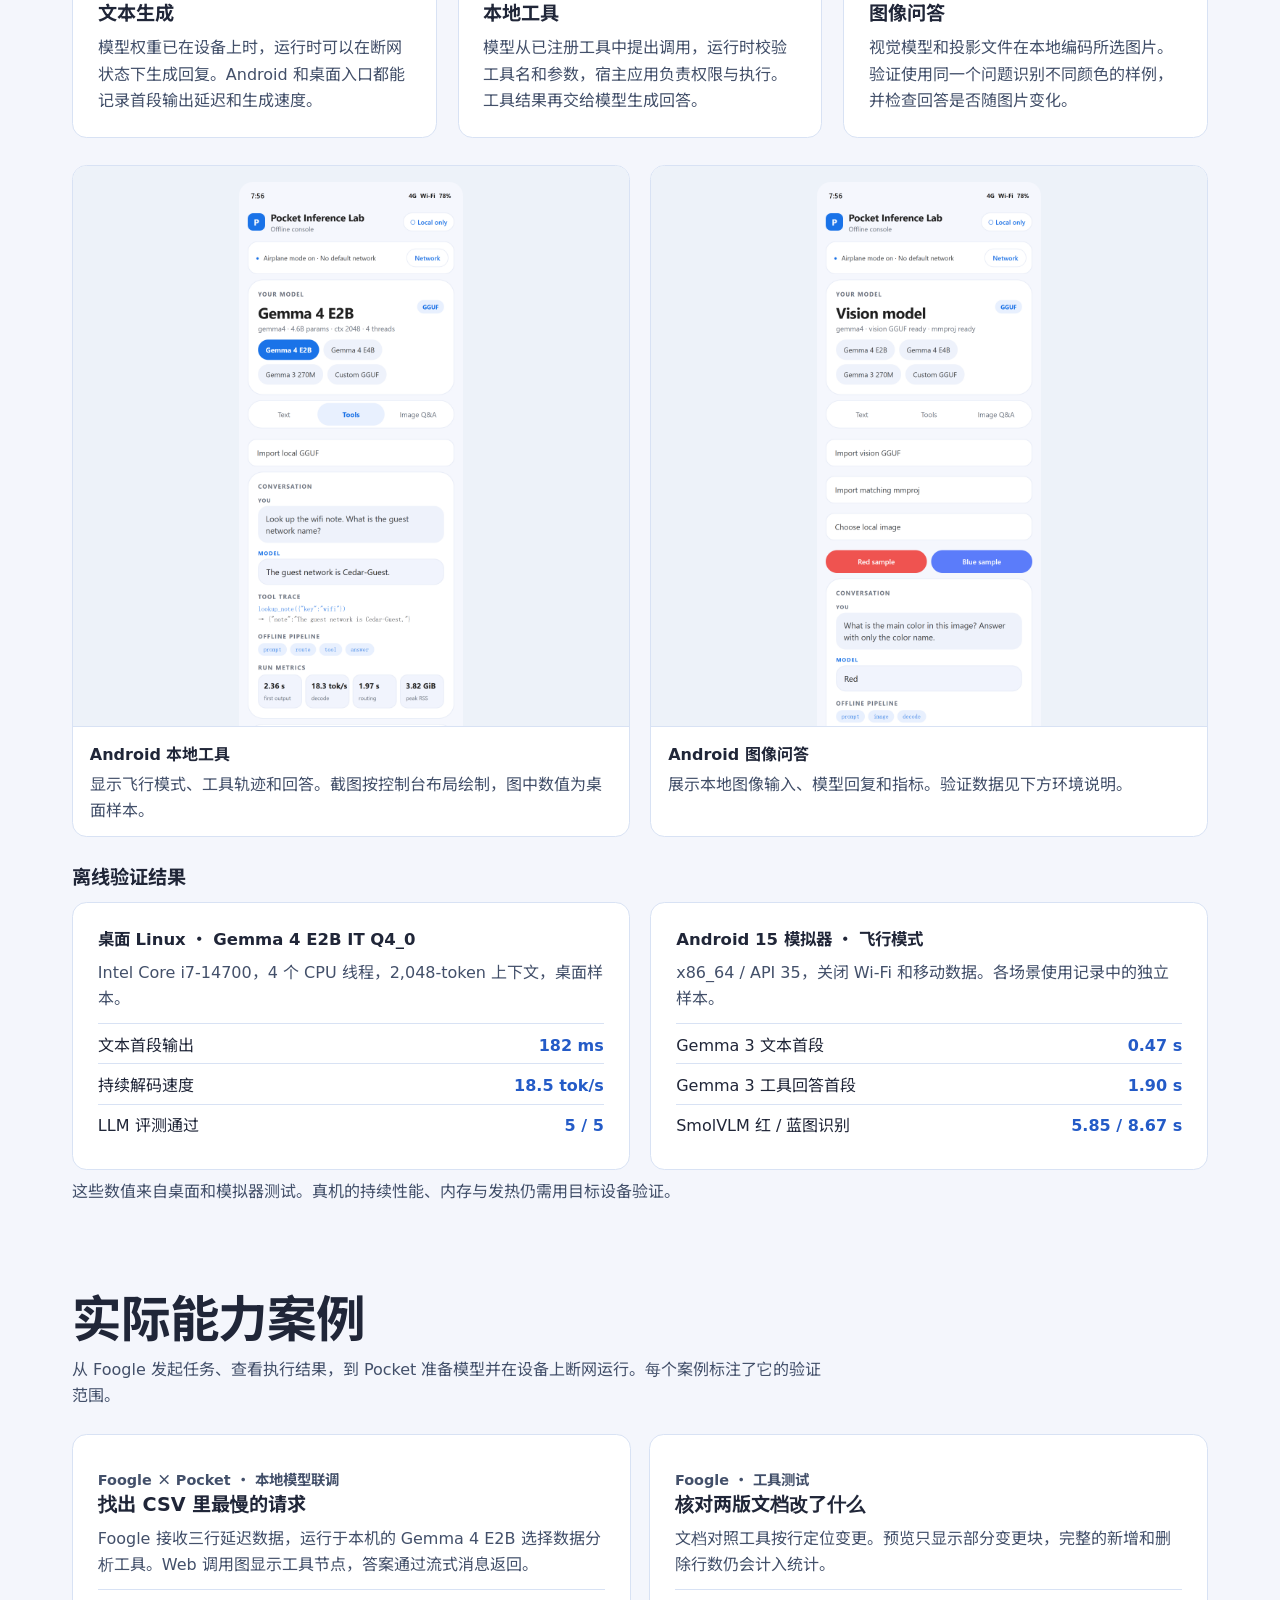
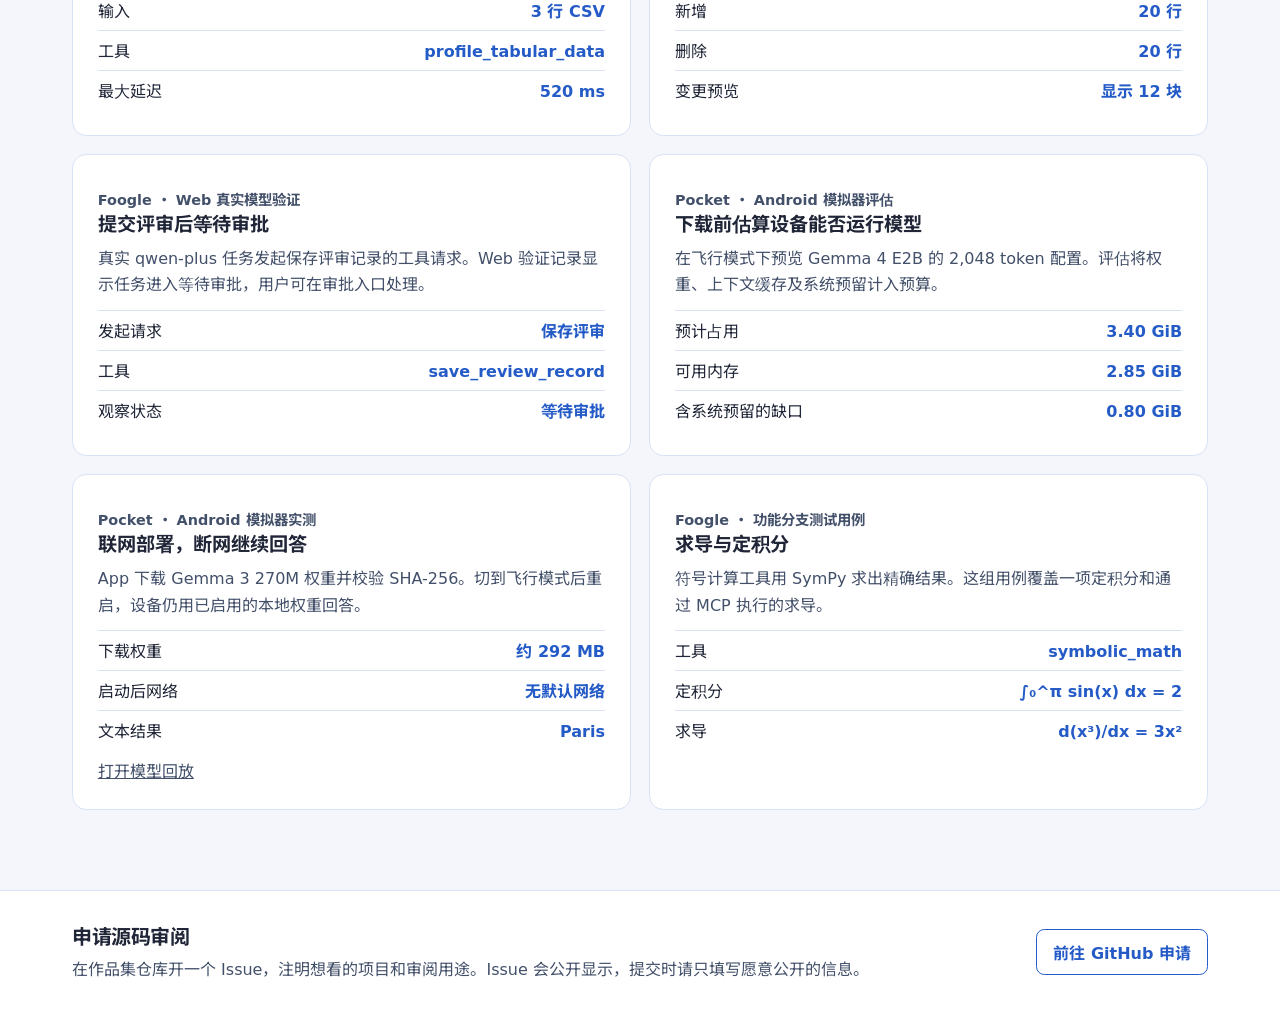
<file: foogle/index.html>
<!doctype html>
<html lang="zh-CN">
<head>
    <meta charset="utf-8">
    <meta name="viewport" content="width=device-width, initial-scale=1">
    <title>Foogle · AI 工程作品集</title>
    <link rel="stylesheet" href="../styles.css">
    <script src="../section-link.js" defer></script>
</head>
<body>
    <main class="shell section">
        <h1>Foogle</h1>
        <p><a href="../index.html#foogle" data-section-link="foogle web android capabilities">在作品集查看</a></p>
    </main>
</body>
</html>
</file>
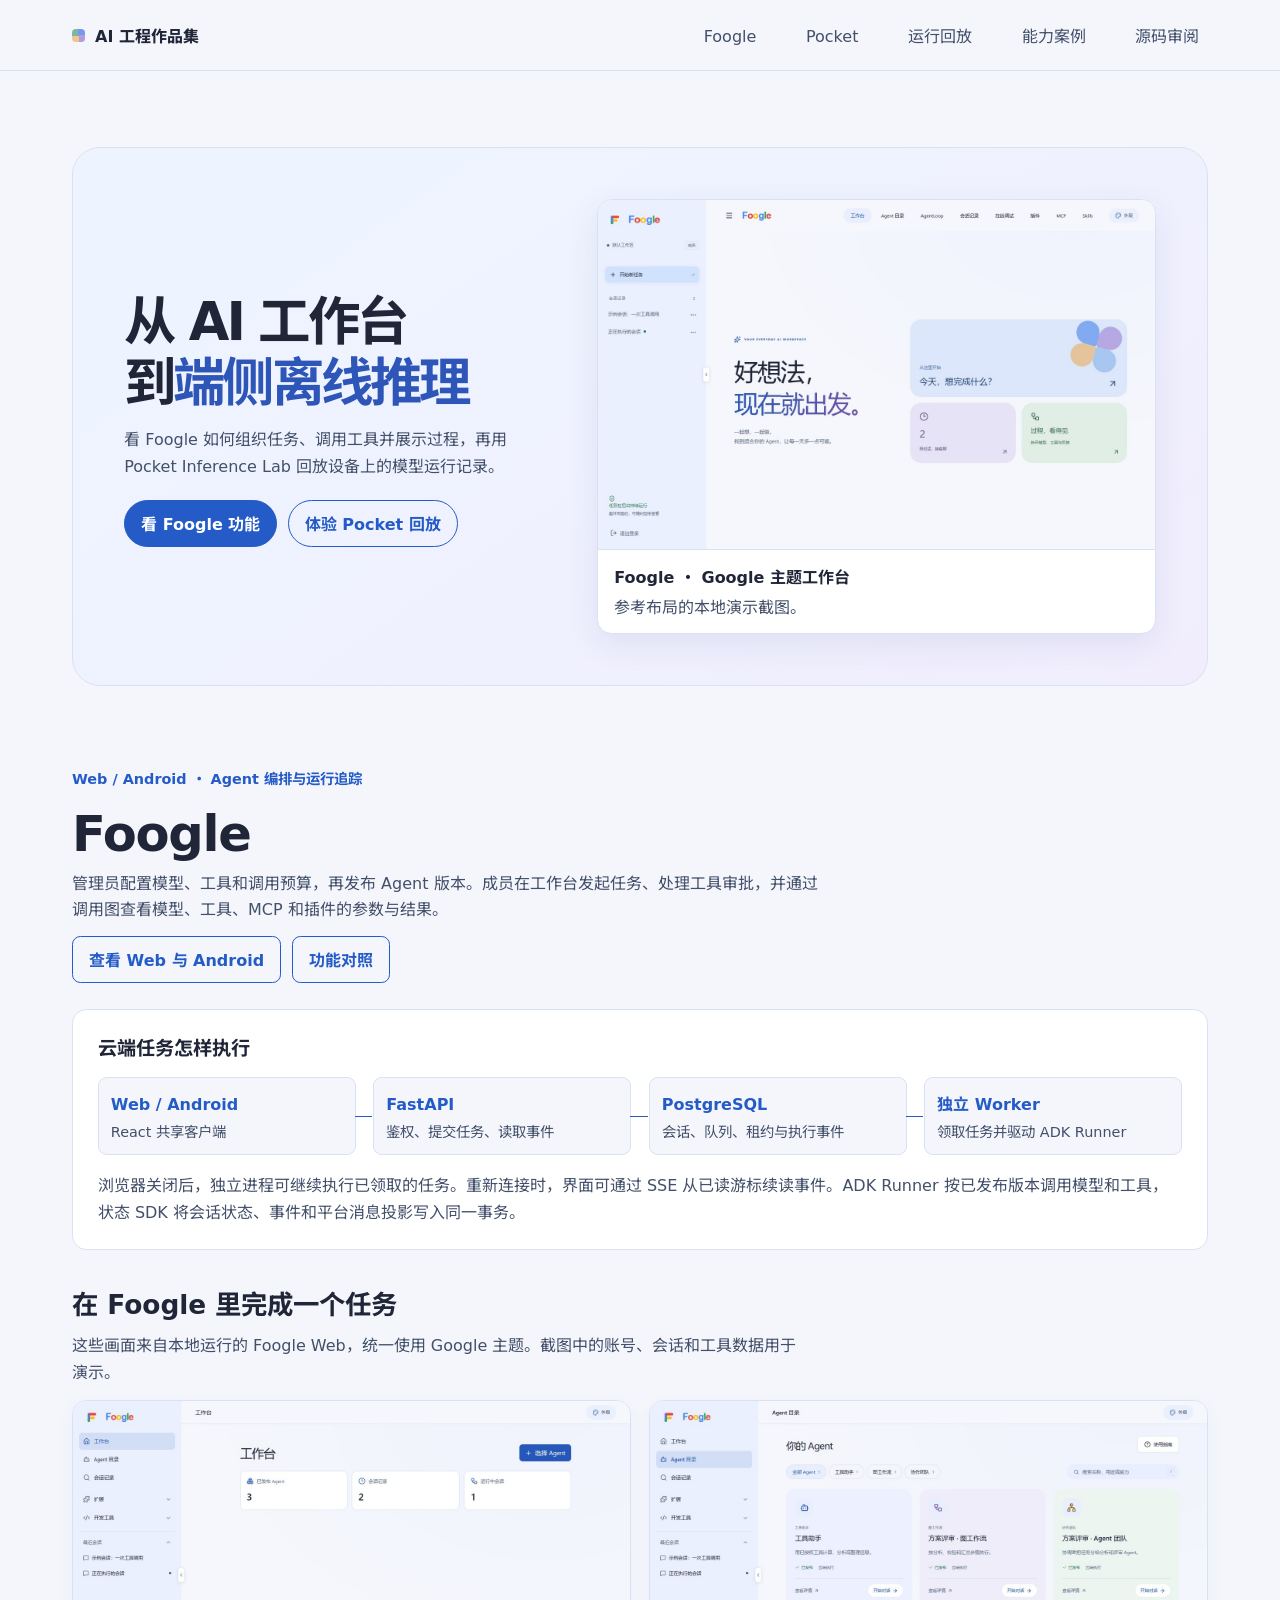
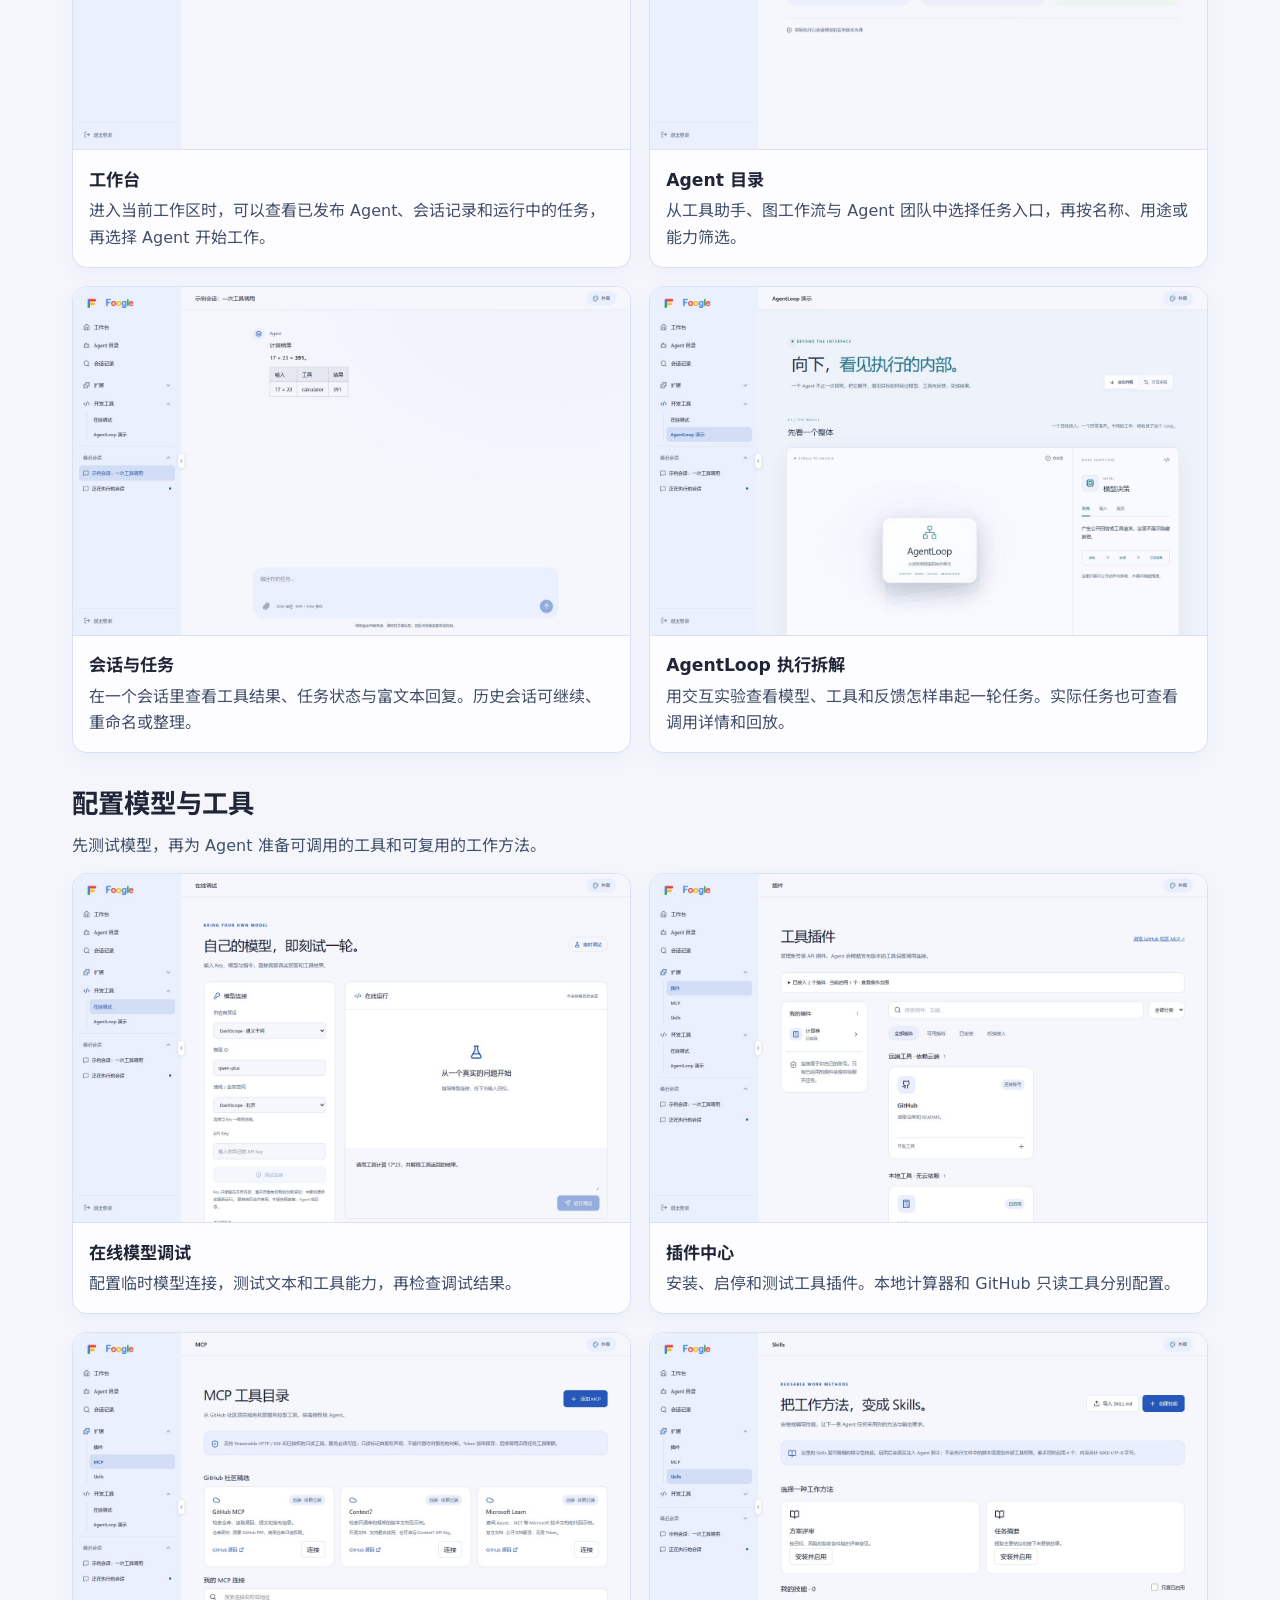
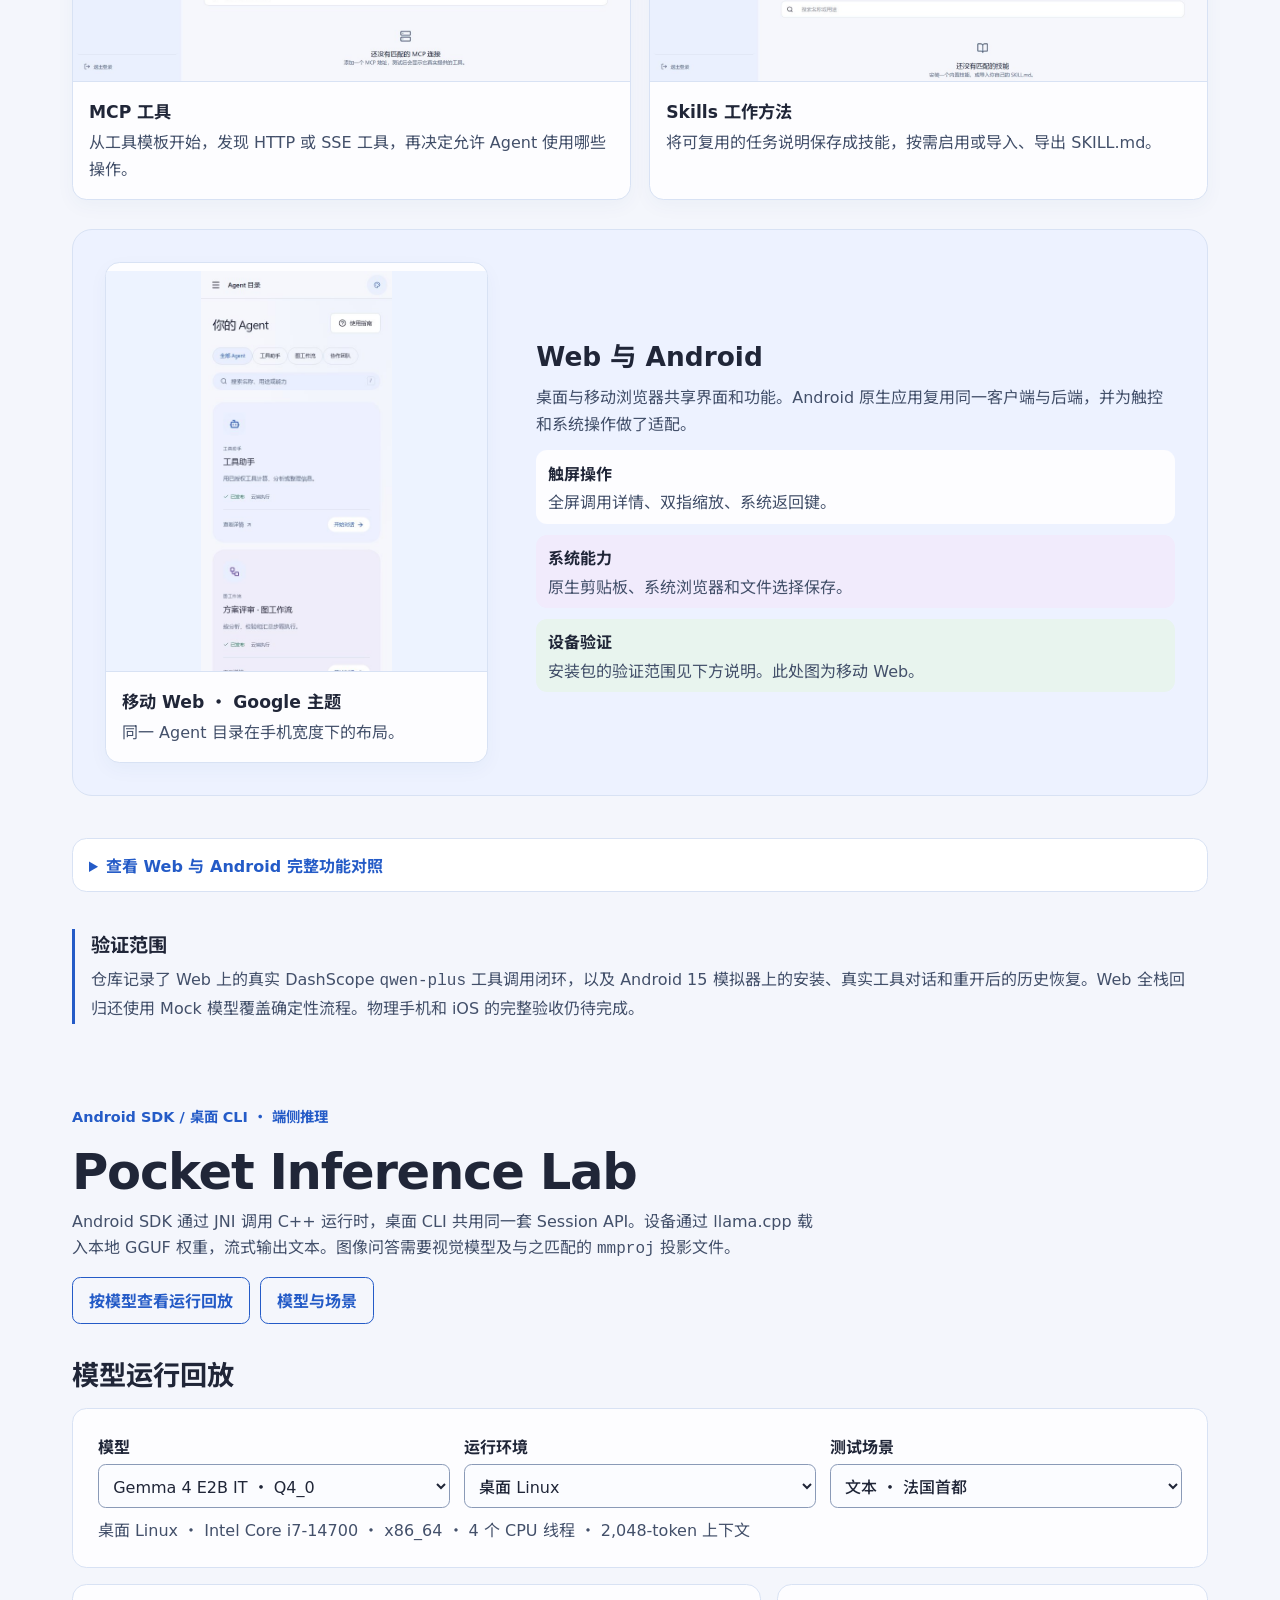
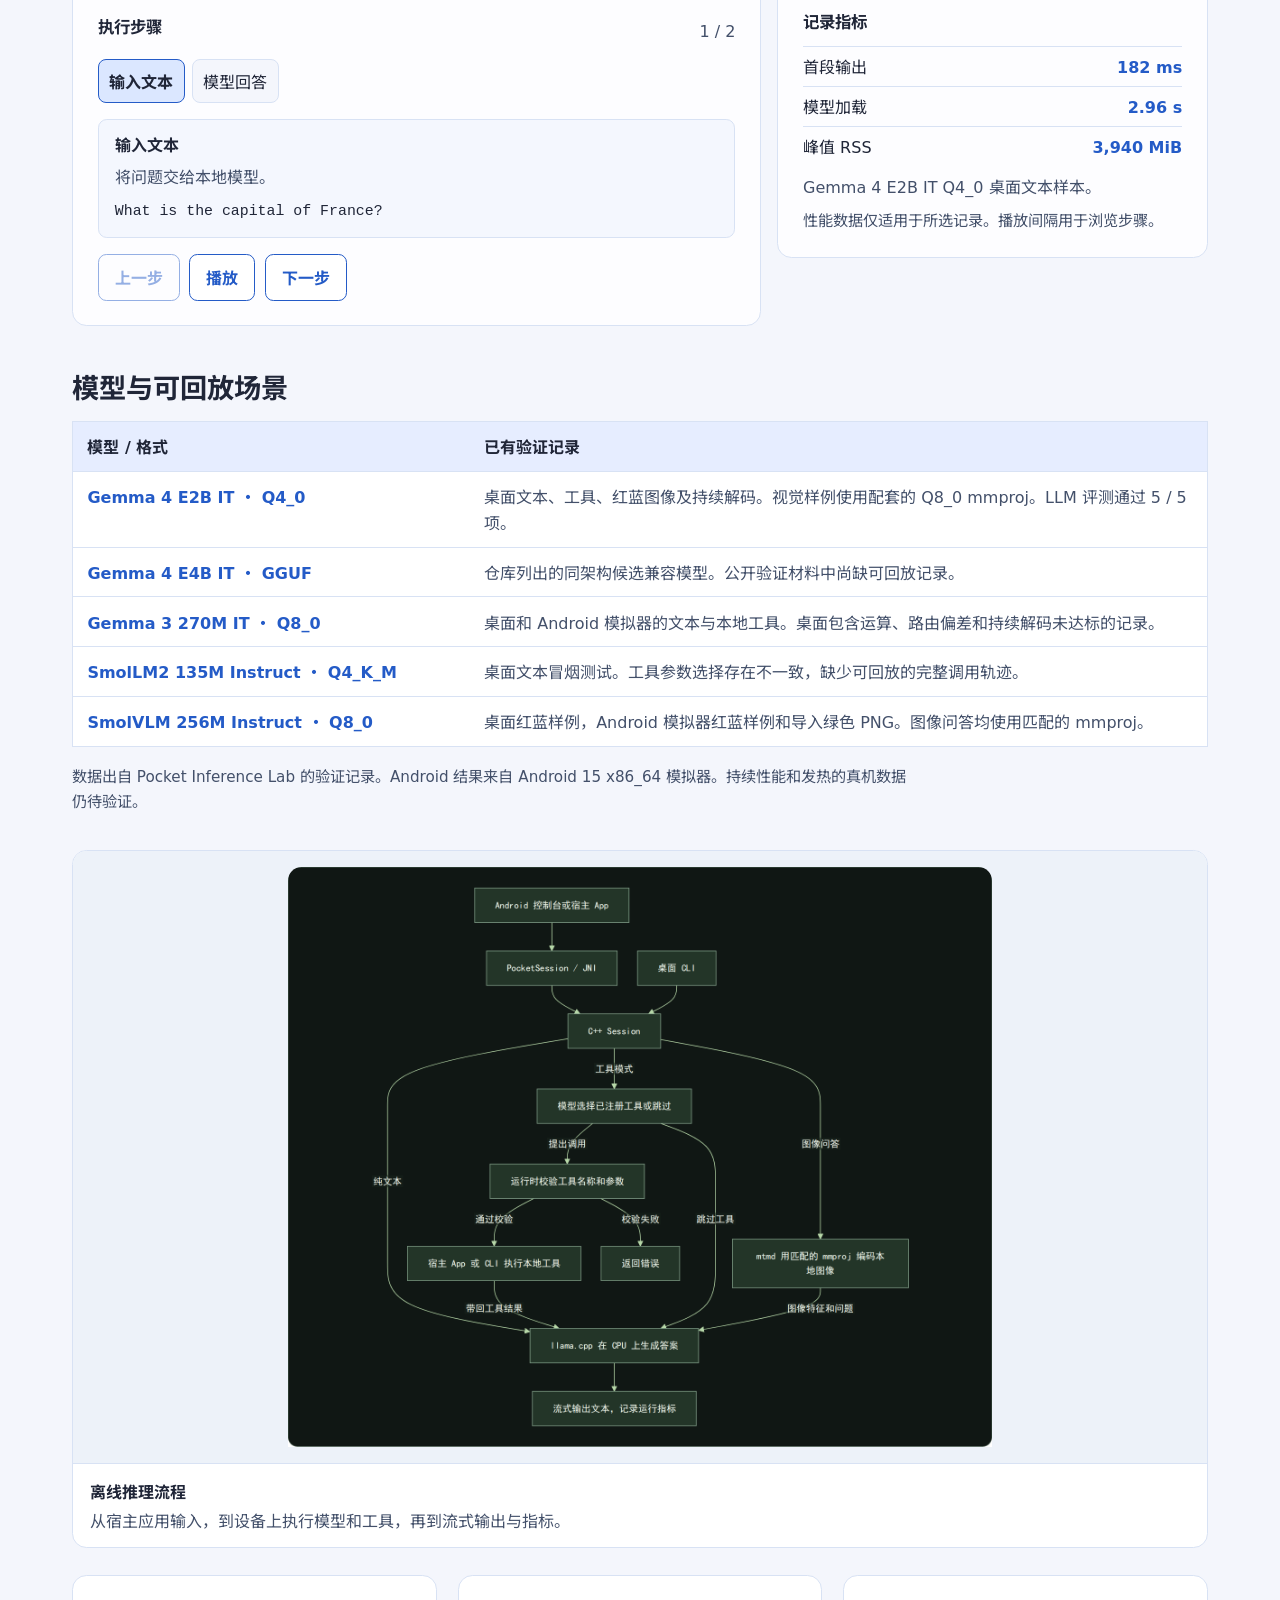
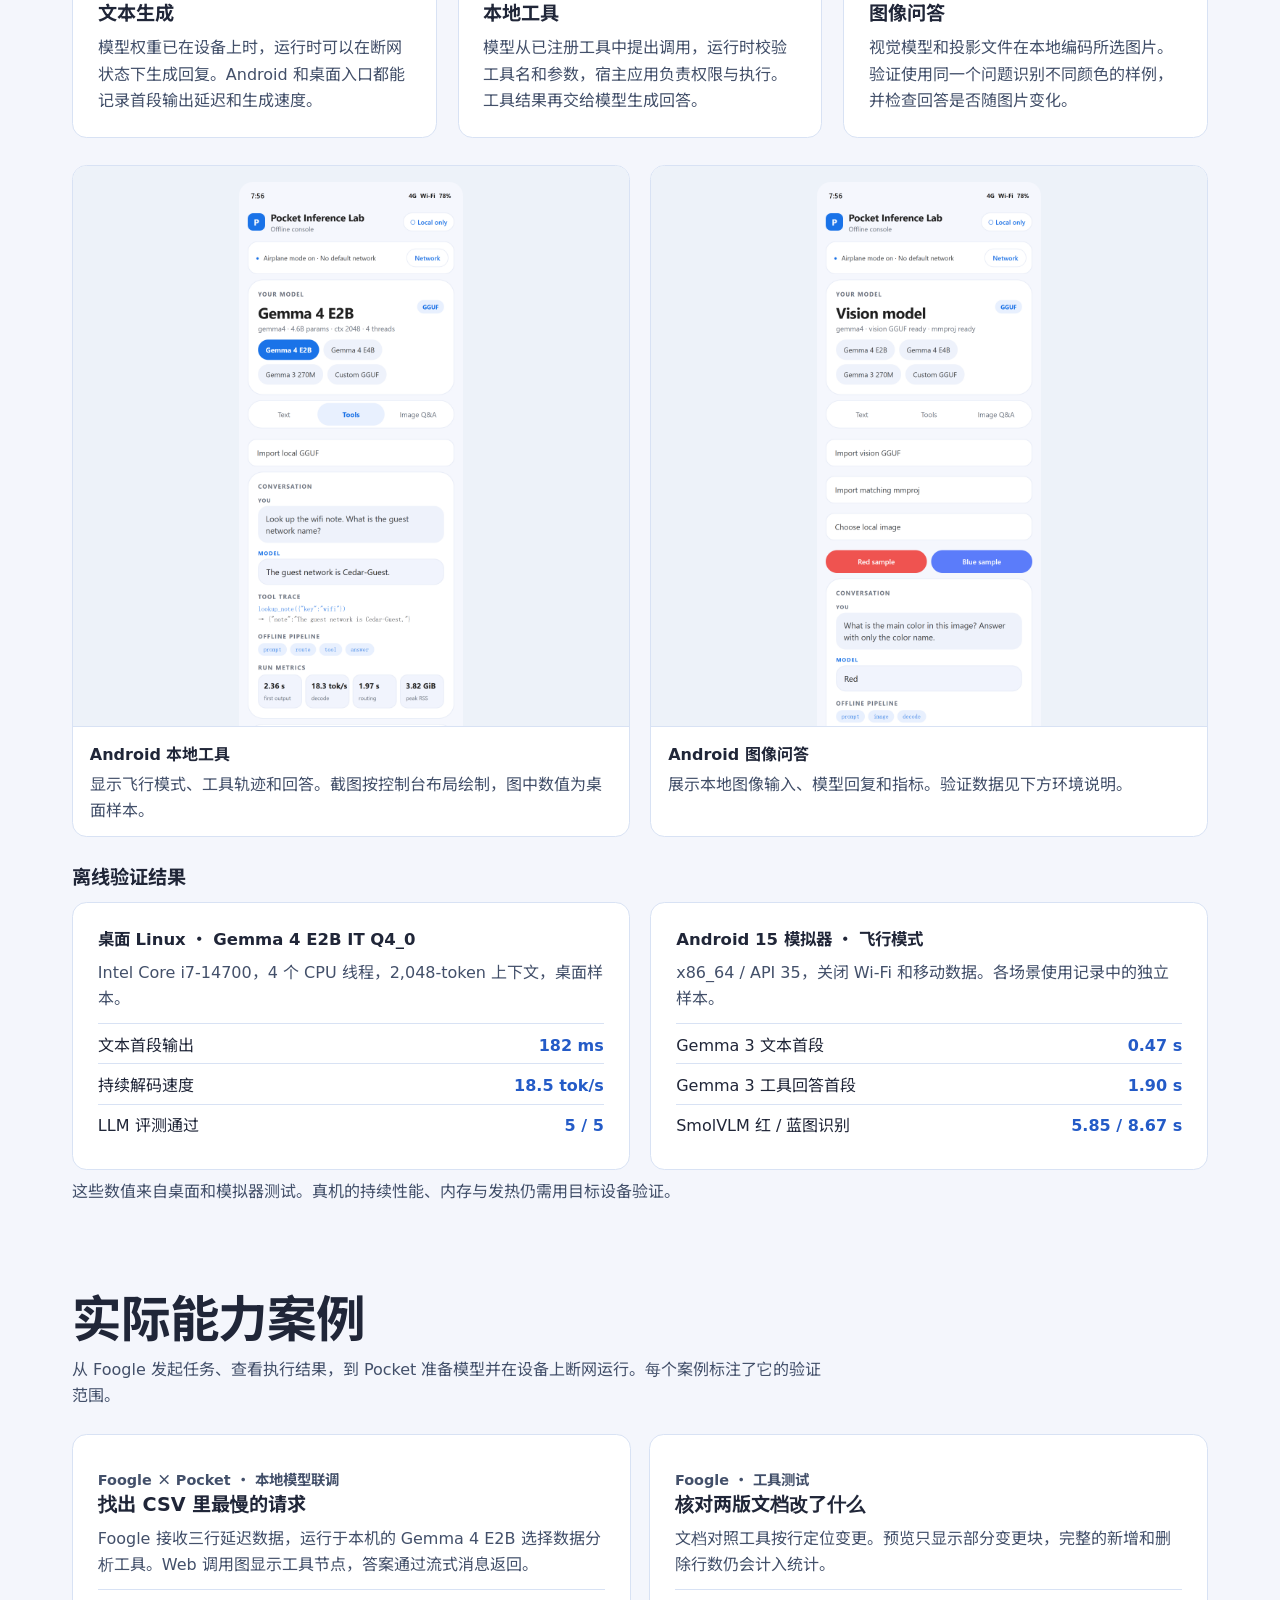
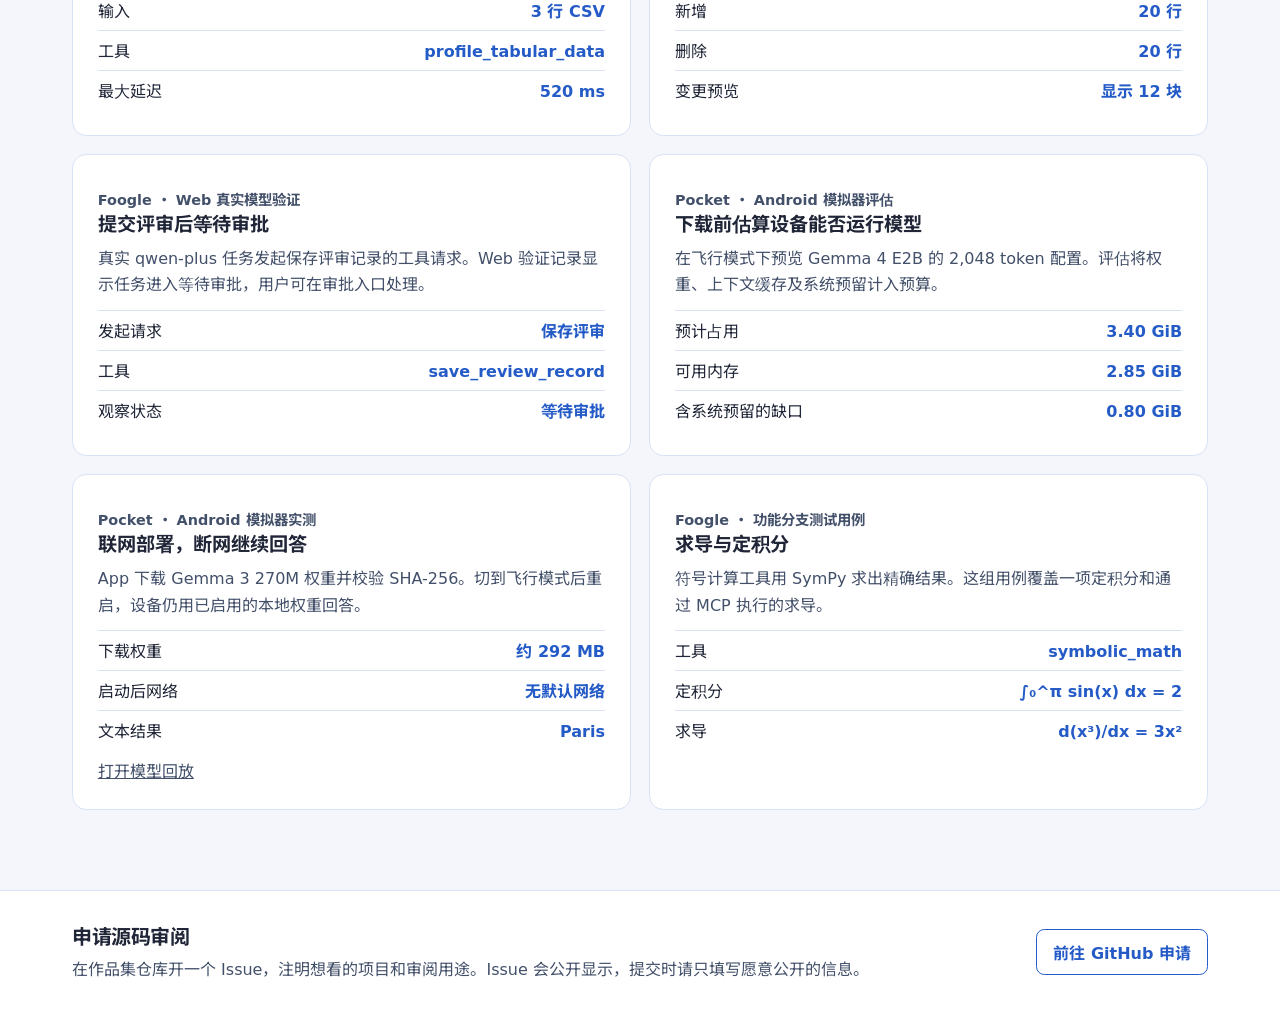
<file: pocket/index.html>
<!doctype html>
<html lang="zh-CN">
<head>
    <meta charset="utf-8">
    <meta name="viewport" content="width=device-width, initial-scale=1">
    <title>Pocket Inference Lab · AI 工程作品集</title>
    <link rel="stylesheet" href="../styles.css">
    <script src="../section-link.js" defer></script>
</head>
<body>
    <main class="shell section">
        <h1>Pocket Inference Lab</h1>
        <p><a href="../index.html#runtime" data-section-link="runtime models">在作品集查看</a></p>
    </main>
</body>
</html>
</file>
<file: styles.css>
@font-face {
    font-family: "Portfolio Noto Sans SC";
    src: url("./assets/noto-sans-sc-subset.woff2") format("woff2");
    font-style: normal;
    font-weight: 400 800;
    font-display: swap;
}

:root {
    color-scheme: light;
    --canvas: #f4f6fc;
    --paper: #fff;
    --ink: #202638;
    --muted: #43506a;
    --accent: #245bc7;
    --line: #d8e2f4;
    font-family: "Inter", "Portfolio Noto Sans SC", "PingFang SC", "Microsoft YaHei", "Noto Sans CJK SC", system-ui, sans-serif;
    scroll-behavior: smooth;
}

* { box-sizing: border-box; }
body { margin: 0; background: var(--canvas); color: var(--ink); line-height: 1.65; }
p, h1, h2, h3 { margin: 0; }
a { color: inherit; }
code { font-family: ui-monospace, "Cascadia Code", Consolas, monospace; }
a:focus-visible { outline: 3px solid var(--accent); outline-offset: 4px; }

.shell { width: min(100% - 3rem, 71rem); margin-inline: auto; }
.skip-link { position: absolute; top: .75rem; left: .75rem; padding: .6rem 1rem; background: var(--paper); transform: translateY(-180%); }
.skip-link:focus { z-index: 1; transform: none; }
.site-header { border-bottom: 1px solid var(--line); }
.header-inner, .footer-inner { display: flex; justify-content: space-between; align-items: center; gap: 1.5rem; padding-block: 1.05rem; }
.brand { font-weight: 750; white-space: nowrap; text-decoration: none; }
nav { display: flex; flex-wrap: wrap; gap: .5rem clamp(.75rem, 3vw, 2rem); }
nav a { color: var(--muted); text-decoration: none; }
nav a:hover, .brand:hover { color: var(--accent); text-decoration: underline; text-underline-offset: .25em; }


.hero {
    display: grid;
    grid-template-columns: minmax(0, .86fr) minmax(0, 1.14fr);
    align-items: center;
    gap: clamp(1.25rem, 4vw, 3.15rem);
    margin-block: clamp(1.6rem, 6vw, 4.75rem);
    padding: clamp(1.2rem, 4vw, 3.2rem);
    border: 1px solid var(--line);
    border-radius: 1.75rem;
    background: linear-gradient(145deg, #eef4ff 20%, #f1edfd 100%);
}
.hero h1 { font-size: clamp(2rem, 4.1vw, 3.55rem); line-height: 1.17; letter-spacing: -.055em; }
.hero h1 span { color: #2e56b8; }
.hero p { max-width: 31rem; margin-block: 1rem 1.35rem; color: var(--muted); }
.hero-preview { overflow: hidden; box-shadow: 0 .65rem 2rem #28417c16; }
.hero-preview .figure-preview { border-radius: 0; }
.hero-preview img { border-radius: 0; }
.hero-preview figcaption { padding: .7rem .9rem; }
.button { display: inline-block; width: fit-content; padding: .58rem 1rem; border: 1px solid var(--accent); border-radius: .52rem; color: var(--accent); font-weight: 700; text-decoration: none; }
.button:hover { background: #eaf0fe; }
.button-primary { background: #245bc7; border-color: #245bc7; color: #fff; }
.button-primary:hover { background: #174ba9; }

.section { margin-block: clamp(2.5rem, 7vw, 5rem); scroll-margin-top: 1.25rem; }
h2 { font-size: clamp(1.55rem, 3vw, 2.2rem); line-height: 1.3; letter-spacing: -.025em; }
.integration { display: grid; grid-template-columns: 1.15fr 1fr; gap: 2rem; align-items: center; padding: clamp(1.2rem, 4vw, 2.6rem); background: #e6edff; border: 1px solid var(--line); border-radius: 1rem; }
.integration p { margin-top: .8rem; color: var(--muted); }
.trace { display: grid; grid-template-columns: repeat(3, minmax(0, 1fr)); gap: .45rem; margin: 0; padding: 0; list-style: none; }
.trace li { display: grid; gap: .45rem; padding: .6rem; border: 1px solid var(--line); border-radius: .6rem; background: var(--paper); }
.trace span { color: var(--muted); font-size: .9rem; }
.trace code { overflow-wrap: anywhere; color: var(--accent); font-weight: 750; }

.site-footer { border-top: 1px solid var(--line); background: var(--paper); }
.footer-inner { padding-block: 2rem; }
.site-footer h2 { font-size: 1.25rem; }
.site-footer p { margin-top: .4rem; color: var(--muted); }
.site-footer .button { flex-shrink: 0; }

@media (max-width: 53rem) {
    .hero, .integration { grid-template-columns: 1fr; }
}

@media (max-width: 37rem) {
    .shell { width: calc(100% - 2rem); }
    .header-inner, .footer-inner { align-items: flex-start; flex-direction: column; gap: .55rem; }
    .hero { border-radius: 1rem; }
}

@media (prefers-reduced-motion: reduce) {
    :root { scroll-behavior: auto; }
}

.project-section { display: grid; gap: clamp(1.1rem, 3vw, 1.65rem); }
.project-heading { display: grid; gap: .45rem; }
.project-heading h2 { font-size: clamp(1.9rem, 4.4vw, 3.1rem); }
.project-heading > p:not(.project-type) { max-width: 47rem; color: var(--muted); }
.project-heading .button { margin-top: .45rem; }
.project-type { color: var(--accent); font-size: .9rem; font-weight: 700; }

.detail-card, .evidence {
    min-width: 0;
    border: 1px solid var(--line);
    border-radius: .9rem;
    background: var(--paper);
}
.detail-card { padding: clamp(1rem, 3vw, 1.55rem); }
.detail-card p, .verification-note p, .validation > p { margin-top: .45rem; color: var(--muted); }
.detail-card h3, .verification-note h3, .validation h3 { font-size: 1.2rem; line-height: 1.35; }
.detail-card h4 { margin: 0; font-size: 1.03rem; line-height: 1.4; }

.architecture {
    display: grid;
    grid-template-columns: repeat(4, minmax(0, 1fr));
    gap: 1.1rem;
    margin: 1rem 0;
    padding: 0;
    list-style: none;
}
.architecture li {
    position: relative;
    display: grid;
    align-content: center;
    gap: .15rem;
    padding: .75rem;
    border: 1px solid var(--line);
    border-radius: .55rem;
    background: var(--canvas);
}
.architecture li:not(:last-child)::after {
    position: absolute;
    top: 50%;
    left: 100%;
    width: 1.1rem;
    border-top: 1px solid var(--accent);
    content: "";
}
.architecture strong { color: var(--accent); overflow-wrap: anywhere; }
.architecture span { color: var(--muted); font-size: .9rem; }

.evidence-grid, .validation-grid { display: grid; grid-template-columns: repeat(2, minmax(0, 1fr)); gap: clamp(.85rem, 2vw, 1.3rem); }
.evidence { margin: 0; }
.figure-preview {
    display: block;
    border-radius: .85rem .85rem 0 0;
    border-bottom: 1px solid var(--line);
    background: #edf2f9;
}
.figure-preview:hover { background: #e4eaf4; }
.figure-preview[data-image-preview] { cursor: zoom-in; }
.figure-preview img { display: block; width: 100%; height: auto; border-radius: inherit; }
.figure-phone { padding: 1rem 1rem 0; }
.figure-phone img {
    width: auto;
    max-width: 100%;
    height: min(34rem, 67vw);
    object-fit: contain;
    object-position: center top;
    margin-inline: auto;
}
.architecture-figure .figure-preview { padding: 1rem; }
.architecture-figure img { width: min(100%, 44rem); margin-inline: auto; }
.evidence figcaption { display: grid; gap: .2rem; padding: .85rem 1.05rem; }
.evidence figcaption span { color: var(--muted); }

.capabilities { display: grid; grid-template-columns: repeat(3, minmax(0, 1fr)); gap: clamp(.85rem, 2vw, 1.3rem); }
.verification-note { padding: .2rem 1rem; border-left: 3px solid var(--accent); }
.validation-grid { margin-top: .75rem; }
.measurements { margin: .8rem 0 0; }
.measurements div { display: flex; justify-content: space-between; align-items: baseline; gap: .6rem; padding: .4rem 0; border-top: 1px solid var(--line); }
.measurements dd { flex-shrink: 0; margin: 0; color: var(--accent); font-weight: 750; }

html:has(.image-viewer[open]) { overflow: hidden; }
.image-viewer {
    width: min(72rem, calc(100% - 2rem));
    max-width: none;
    max-height: none;
    padding: 0;
    border: 0;
    overflow: visible;
    background: transparent;
    color: var(--ink);
}
.image-viewer::backdrop { background: rgb(29 41 69 / 78%); }
.image-viewer-window {
    display: grid;
    grid-template-rows: auto minmax(0, 1fr);
    max-height: min(90vh, 90dvh);
    overflow: hidden;
    border-radius: .85rem;
    background: var(--paper);
    box-shadow: 0 1rem 3rem rgb(17 33 72 / 35%);
}
.image-viewer-header {
    display: flex;
    align-items: center;
    justify-content: space-between;
    gap: .75rem;
    padding: .65rem 1rem;
    border-bottom: 1px solid var(--line);
}
.image-viewer-header h2 { font-size: clamp(1rem, 3vw, 1.25rem); }
.image-viewer-header button { flex-shrink: 0; min-height: 44px; background: var(--paper); cursor: pointer; font: inherit; font-weight: 700; }
.image-viewer-header button:hover { background: #eaf0fe; }
button:focus-visible { outline: 3px solid var(--accent); outline-offset: 3px; }
.image-viewer-stage { min-height: 0; overflow: auto; overscroll-behavior: contain; background: #edf2f9; }
.image-viewer-stage img { display: block; max-width: 100%; height: auto; margin-inline: auto; }

@media (max-width: 43rem) {
    .architecture { grid-template-columns: 1fr; gap: .7rem; }
    .architecture li:not(:last-child)::after { top: 100%; left: 1.2rem; width: auto; height: .7rem; border-top: 0; border-left: 1px solid var(--accent); }
    .capabilities, .validation-grid { grid-template-columns: 1fr; }
}

@media (max-width: 34rem) {
    .evidence-grid { grid-template-columns: 1fr; }
    .figure-phone img { height: auto; max-height: 30rem; }
    .image-viewer-header { padding-inline: .65rem; }
}
</file>
<file: demos.css>
.unified-main [hidden] { display: none !important; }
.demo-section { display: grid; gap: 1rem; margin-block: clamp(1.7rem, 5vw, 3.7rem); scroll-margin-top: 1rem; }
.demo-section > p { max-width: 53rem; color: var(--muted); }
.demo-note { color: var(--muted); font-size: .95rem; }

.capability-table {
    width: 100%;
    table-layout: fixed;
    border-collapse: collapse;
    border: 1px solid var(--line);
    background: var(--paper);
    text-align: left;
    overflow-wrap: anywhere;
}
.capability-table th, .capability-table td { padding: .7rem .9rem; border-bottom: 1px solid var(--line); vertical-align: top; }
.capability-table thead { background: #e6edff; color: var(--ink); }
.capability-table thead th:first-child { width: 19%; }
.capability-table tbody th { color: var(--accent); }
.capability-table td { color: var(--muted); }
.coverage-table thead th:first-child { width: 35%; }

.replay-selects { display: grid; grid-template-columns: repeat(3, minmax(0, 1fr)); gap: .85rem; }
.replay-selects label { display: grid; gap: .3rem; font-weight: 700; }
.replay-selects select {
    width: 100%;
    min-height: 44px;
    padding: .35rem 1.9rem .35rem .65rem;
    border: 1px solid #8a9ab7;
    border-radius: .48rem;
    background: #fbfcff;
    color: var(--ink);
    font: inherit;
    font-size: 1rem;
    font-weight: 500;
}
.replay-selects select:focus-visible { outline: 3px solid var(--accent); outline-offset: 2px; }
.replay-selects select:disabled { opacity: .55; }
.replay-layout { display: grid; grid-template-columns: minmax(0, 1.6fr) minmax(0, 1fr); gap: 1rem; align-items: start; }
.replay-step-heading, .replay-actions { display: flex; align-items: center; justify-content: space-between; gap: .6rem; }
.replay-timeline { display: flex; flex-wrap: wrap; gap: .45rem; padding: 0; list-style: none; }
.replay-timeline button {
    min-height: 44px;
    padding: .4rem .65rem;
    border: 1px solid var(--line);
    border-radius: .5rem;
    background: var(--canvas);
    color: var(--ink);
    font: inherit;
    cursor: pointer;
}
.replay-timeline button[aria-current="step"] { background: #dbe7ff; border-color: var(--accent); font-weight: 750; }
.replay-frame { padding: .8rem 1rem; border: 1px solid var(--line); border-radius: .55rem; background: #f4f7fe; }
.replay-frame pre { margin: .65rem 0 0; font-size: .93rem; white-space: pre-wrap; overflow-wrap: anywhere; }
.replay-actions { margin-top: 1rem; flex-wrap: wrap; justify-content: flex-start; }
.replay-actions .button { min-height: 44px; background: var(--paper); font: inherit; font-weight: 700; cursor: pointer; }
.replay-actions .button:hover { background: #eaf0fe; }
.replay-actions .button:disabled { opacity: .48; cursor: default; }
#image-sample { display: flex; gap: .5rem; align-items: center; margin-top: .7rem; color: var(--muted); }
#sample-color { display: block; width: 2rem; height: 2rem; border: 1px solid #43506a55; border-radius: .25rem; }
.replay-metrics .measurements div { flex-wrap: wrap; }
.replay-metrics .measurements dd { flex-shrink: 1; overflow-wrap: anywhere; }

@media (max-width: 48rem) {
    .replay-layout { grid-template-columns: 1fr; }
    .capability-table th, .capability-table td { padding: .55rem .5rem; }
    .capability-table thead th:first-child { width: 22%; }
    .coverage-table thead th:first-child { width: 37%; }
}

@media (max-width: 36rem) {
    .replay-selects { grid-template-columns: 1fr; }
}

.site-header {
    position: sticky;
    top: 0;
    z-index: 2;
    background: var(--canvas);
}
html { scroll-padding-top: 4.75rem; }
html:has(.skip-link:focus) .skip-link { z-index: 3; }
.unified-main .project-section > .demo-section { margin-block: .3rem .65rem; }
.unified-main .demo-section > h3 { font-size: clamp(1.25rem, 3vw, 1.7rem); line-height: 1.35; }
.section-links { display: flex; flex-wrap: wrap; gap: .65rem; }
.replay-frame h4 { margin: 0; font-size: 1rem; }
@media (max-width: 37rem) {
    html { scroll-padding-top: 7.25rem; }
}

.site-header { background: #f4f6fcf5; border-color: #d8e2f4; }
.brand { display: inline-flex; align-items: center; gap: .62rem; }
.brand::before {
    width: .82rem;
    height: .82rem;
    border-radius: .24rem;
    background: conic-gradient(#7798ef 0 25%, #b29bdc 25% 50%, #f0c78e 50% 75%, #7bb8a3 75%);
    content: "";
}
.site-header nav a { padding: .32rem .55rem; border-radius: 999px; }
.site-header nav a:hover { background: #e6edff; text-decoration: none; }
.section-intro { display: grid; gap: .42rem; }
.section-intro h3, .mobile-showcase h3 { font-size: clamp(1.2rem, 3vw, 1.65rem); }
.section-intro p, .platform-copy > p { max-width: 46rem; color: var(--muted); }
.secondary-heading { margin-top: .7rem; }
.feature-gallery { display: grid; grid-template-columns: repeat(2, minmax(0, 1fr)); gap: clamp(.75rem, 2vw, 1.15rem); }
.feature-card { overflow: clip; background: #fdfdff; box-shadow: 0 .4rem 1.2rem #2343800a; }
.feature-card .figure-preview { border-radius: 0; background: #edf3ff; }
.feature-card .figure-preview:focus-visible { outline-offset: -4px; }
.feature-card img { aspect-ratio: 8 / 5; object-fit: contain; border-radius: 0; }
.feature-card figcaption { padding: .9rem 1rem 1.1rem; }
.feature-card figcaption strong { font-size: 1.075rem; }
.mobile-showcase { display: grid; grid-template-columns: minmax(13rem, .75fr) minmax(0, 1.25fr); gap: clamp(1rem, 4vw, 3rem); padding: clamp(1.05rem, 3vw, 2rem); margin-top: .8rem; background: #edf2ff; border: 1px solid var(--line); border-radius: 1.25rem; align-items: center; }
.phone-showcase img { width: auto; max-width: 100%; max-height: 25rem; margin: .55rem auto 0; aspect-ratio: auto; }
.platform-copy > p { margin-top: .45rem; }
.native-features { display: grid; gap: .65rem; margin: .9rem 0 0; padding: 0; list-style: none; }
.native-features li { display: grid; gap: .15rem; border-radius: .7rem; padding: .58rem .75rem; background: #fdfdff; }
.native-features li:nth-child(2) { background: #f1ebfc; }
.native-features li:nth-child(3) { background: #e8f4ee; }
.native-features span { color: var(--muted); }
.capability-details { border: 1px solid var(--line); border-radius: .9rem; background: var(--paper); }
.capability-details summary { padding: .8rem 1rem; color: var(--accent); font-weight: 700; cursor: pointer; }
.capability-content { display: grid; gap: .6rem; padding: 0 .8rem .8rem; color: var(--muted); }
.replay .detail-card { background: #fdfdff; }

@media (max-width: 37rem) {
    .feature-gallery, .mobile-showcase { grid-template-columns: 1fr; }
    .site-header nav { gap: .25rem; }
    .site-header nav a { padding: .28rem .35rem; font-size: .9rem; }
}

.hero .button { border-radius: 999px; }
</file>
